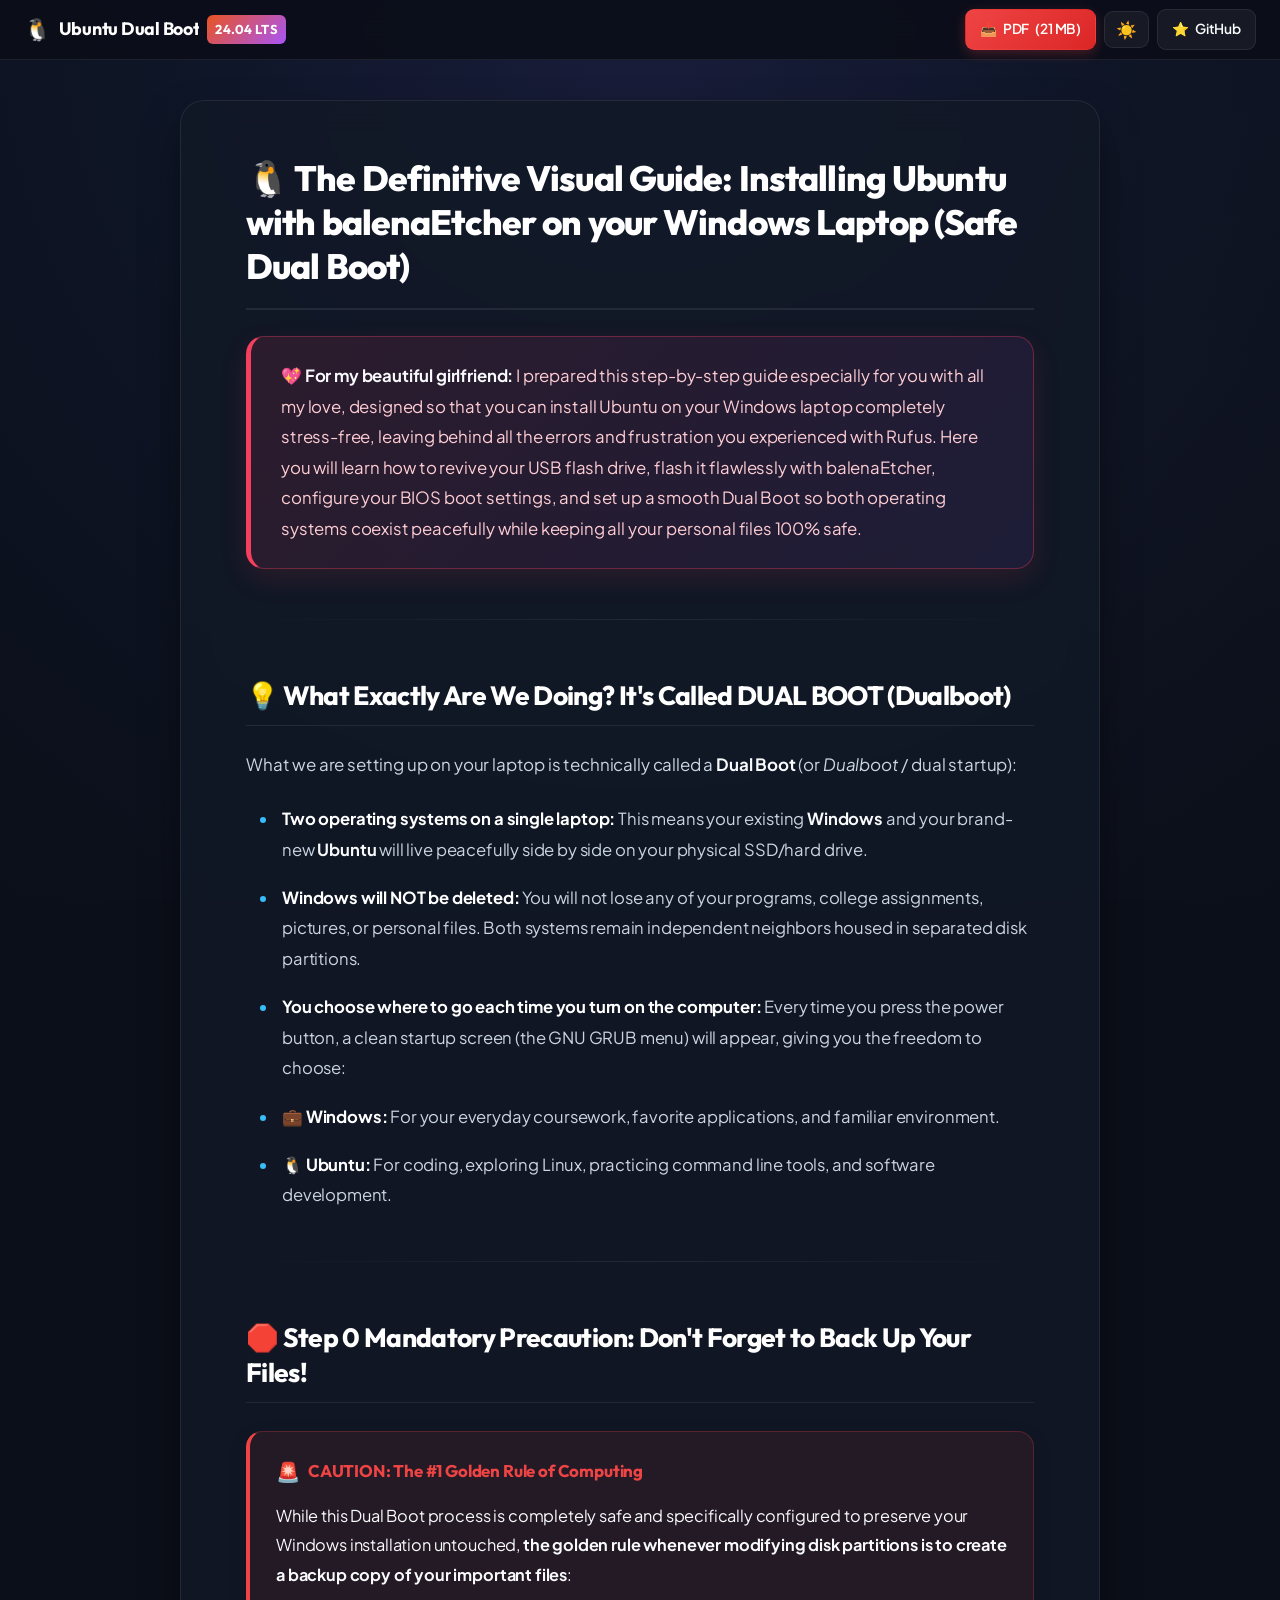
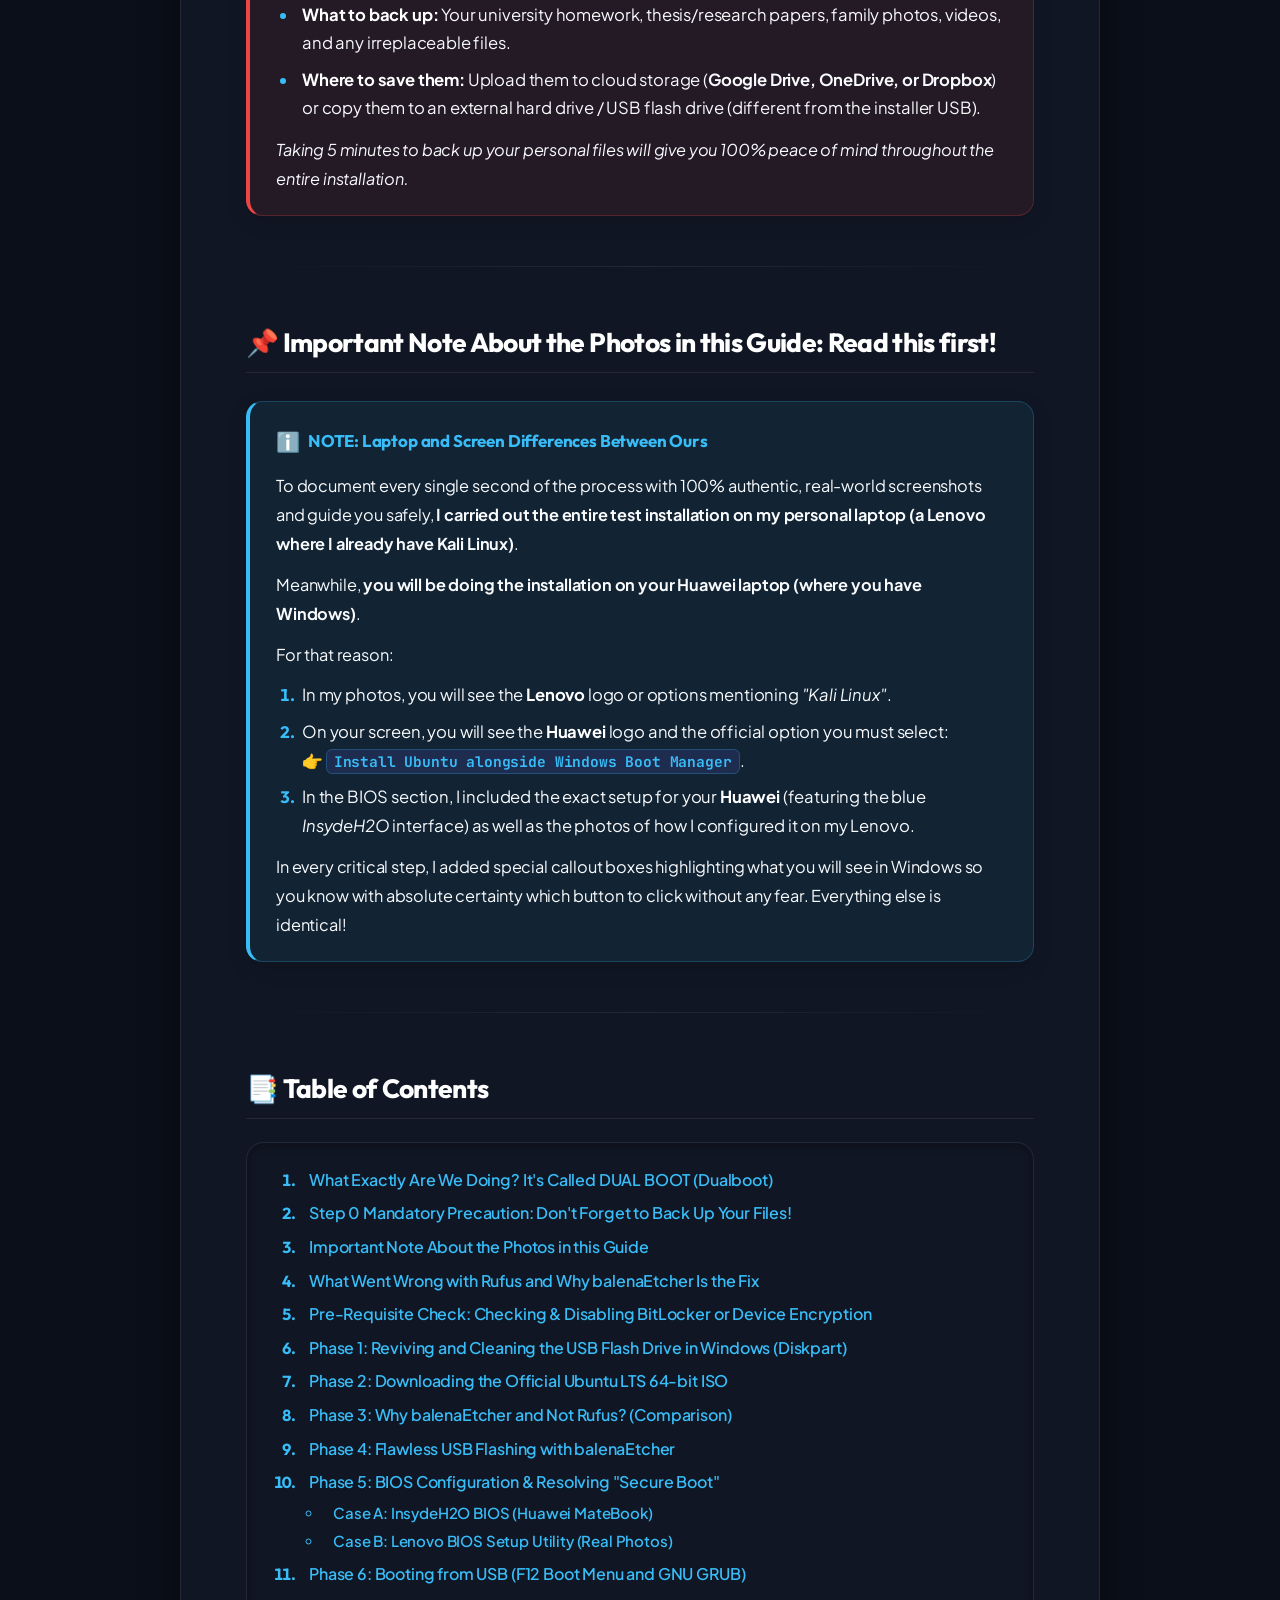
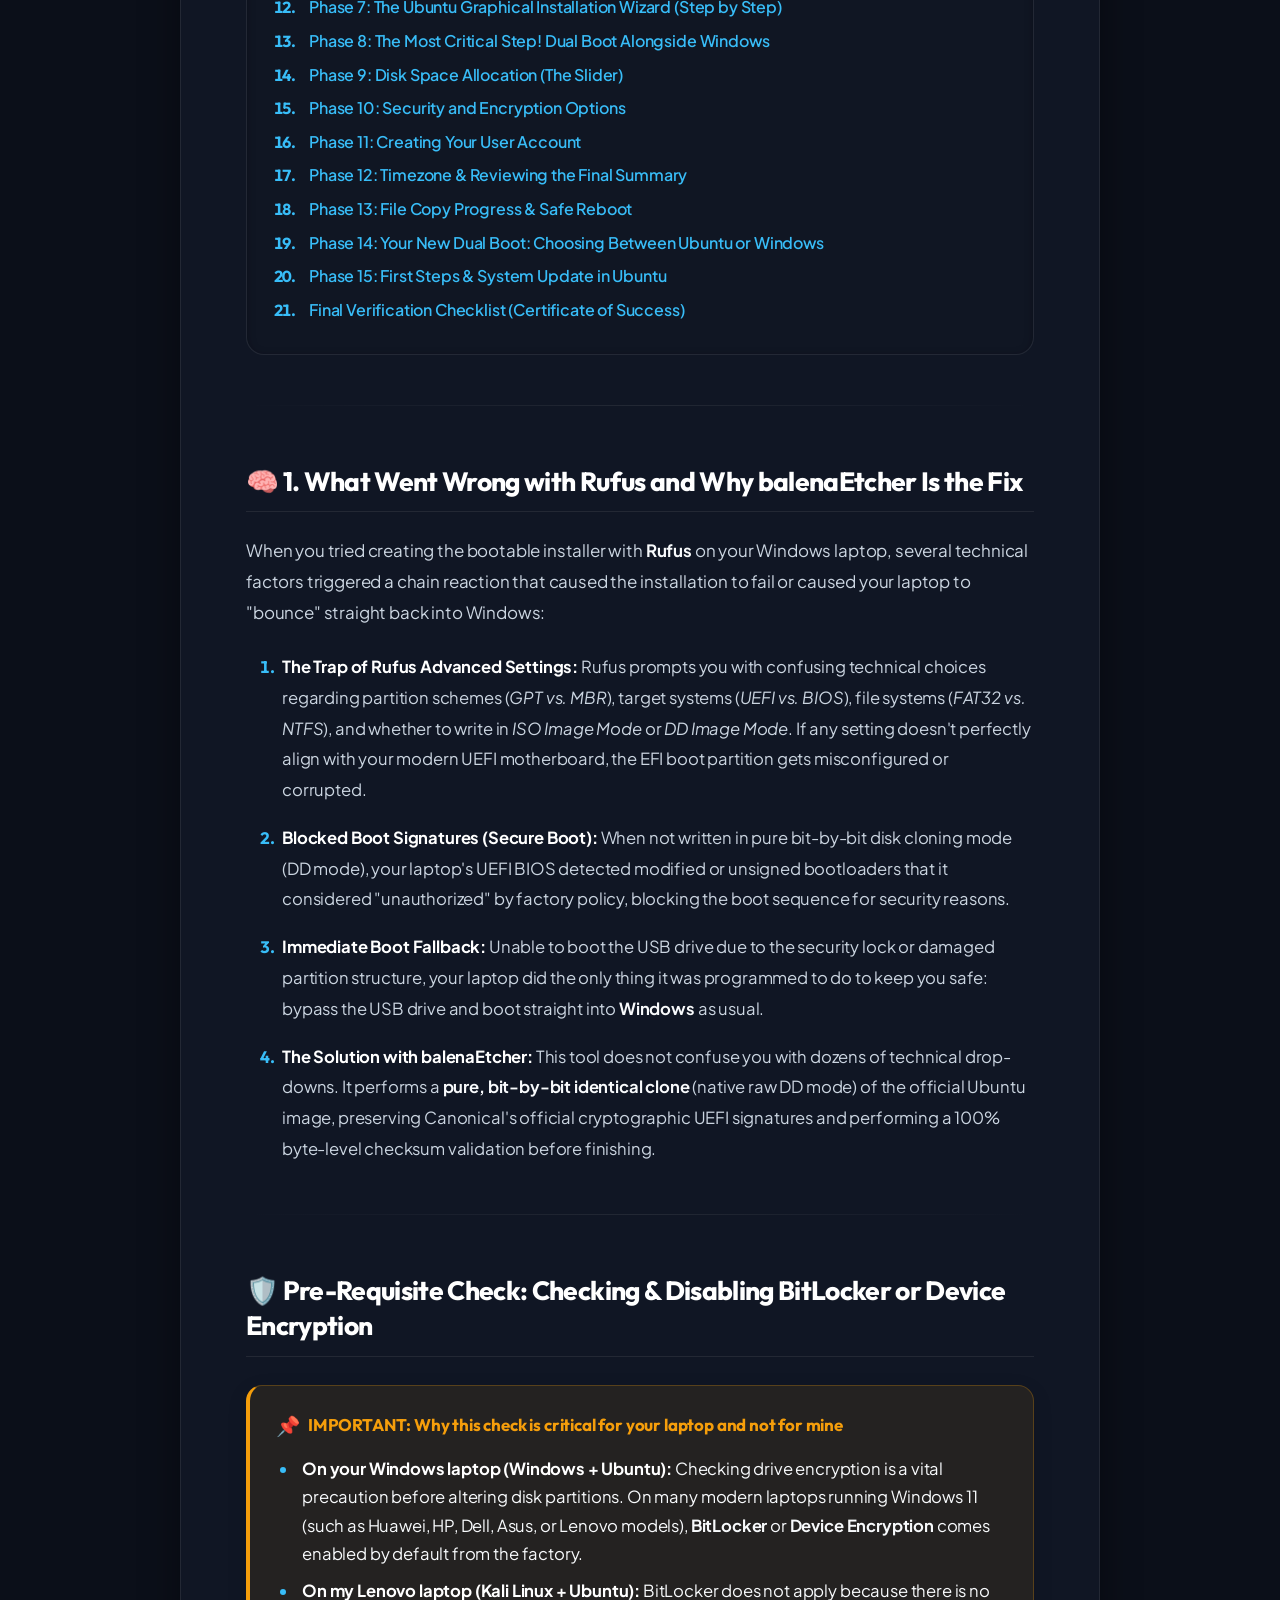
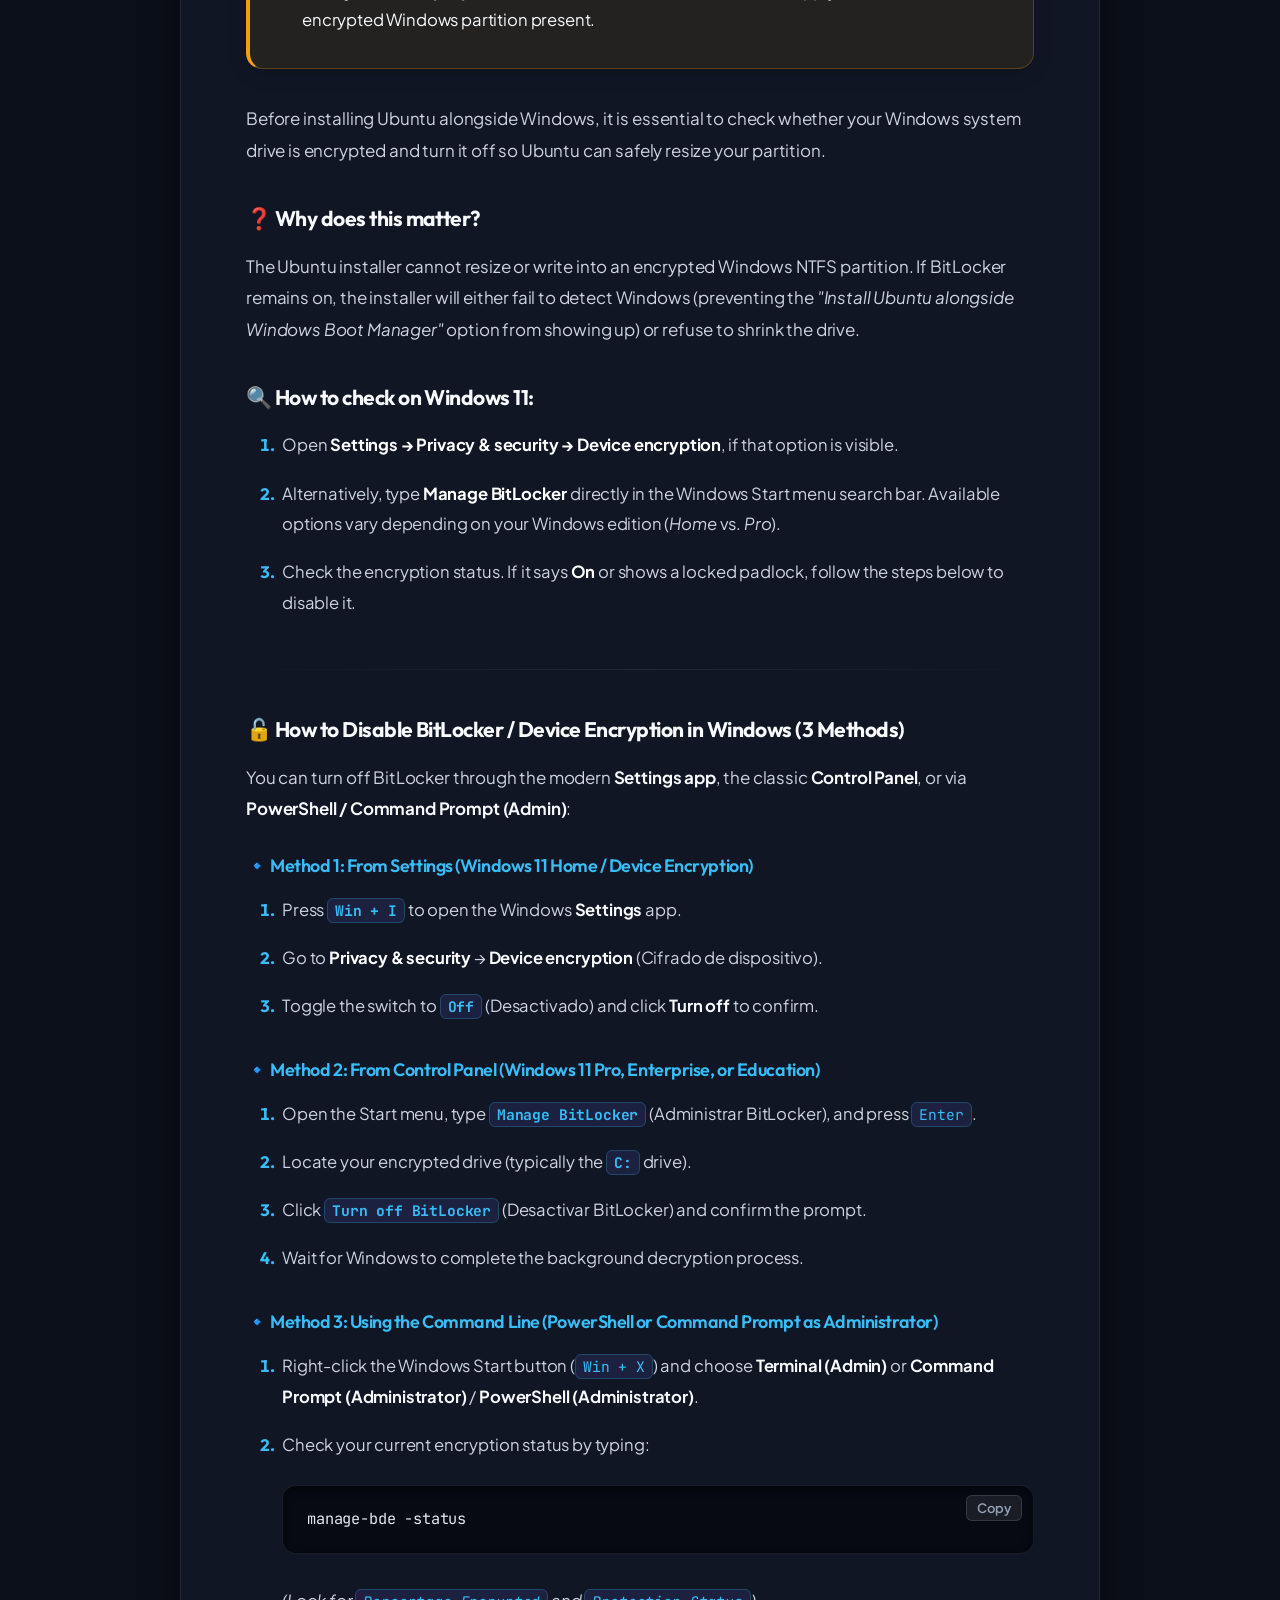
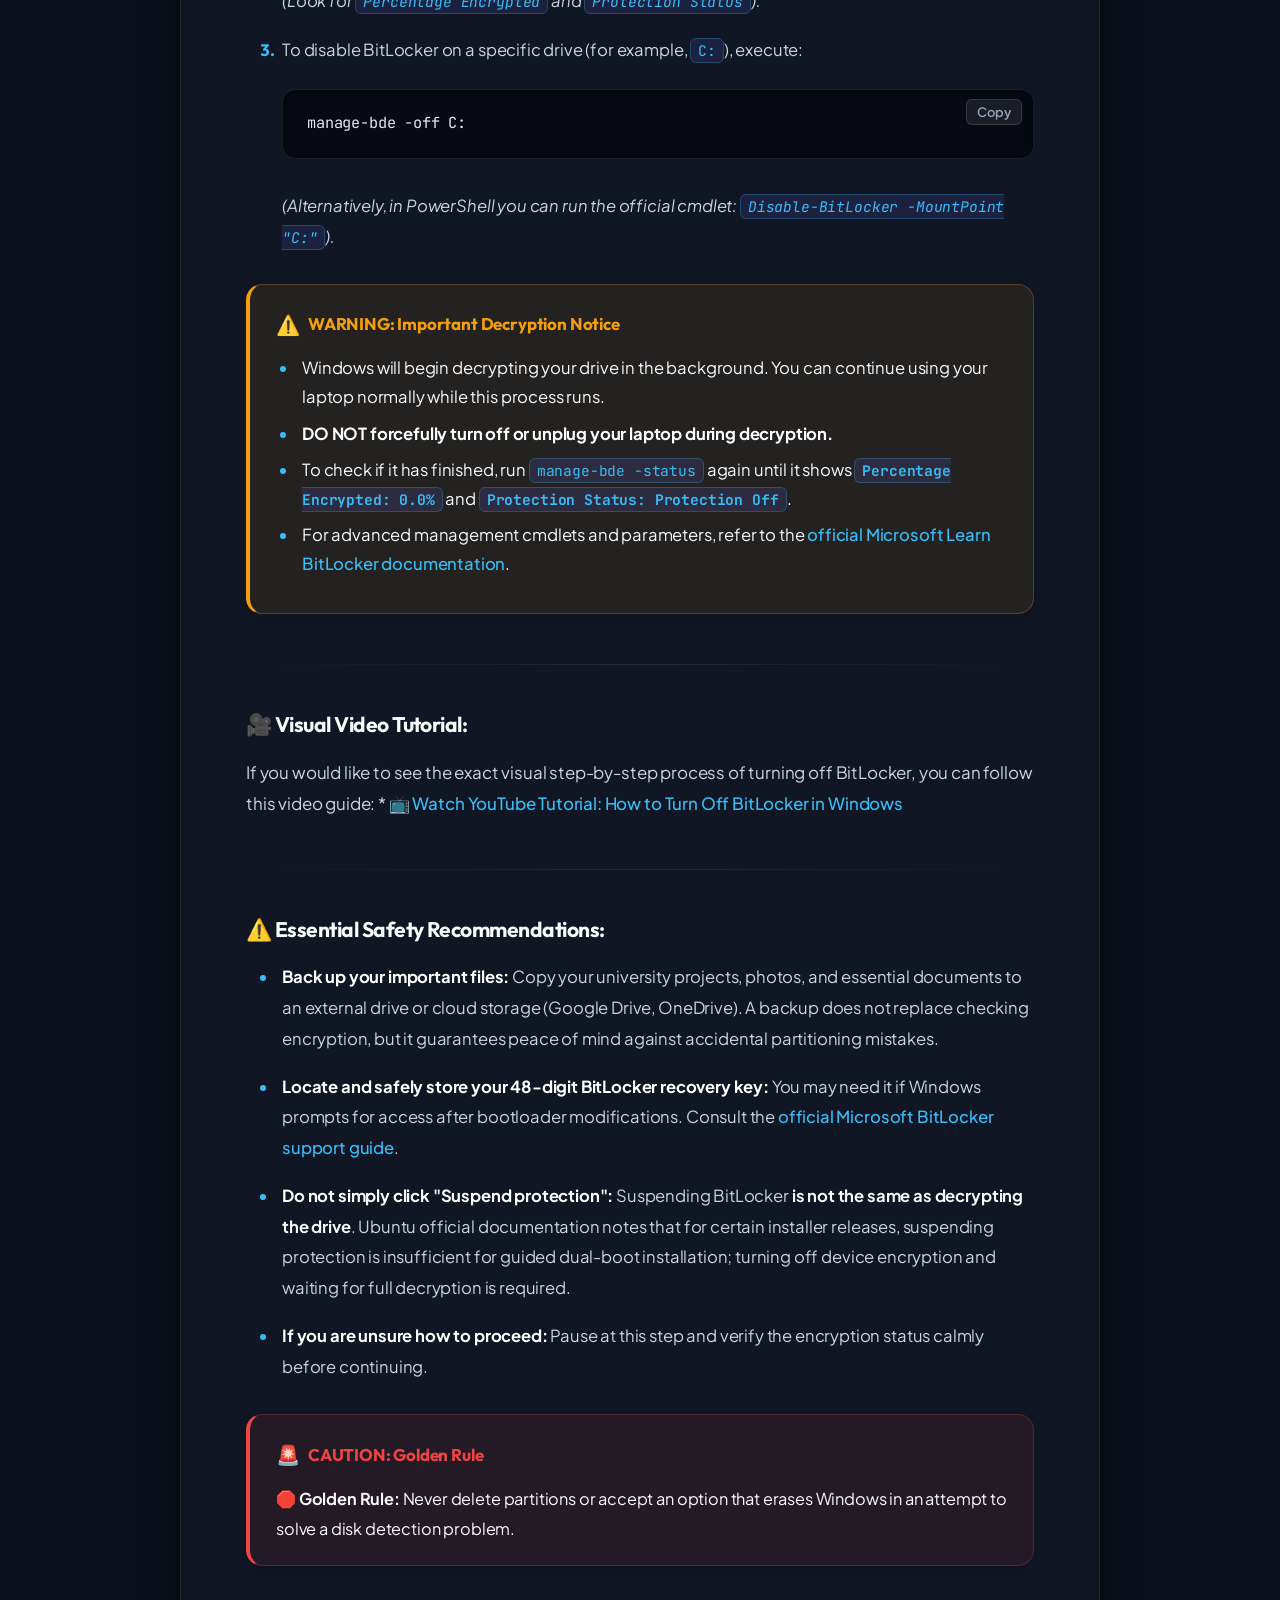
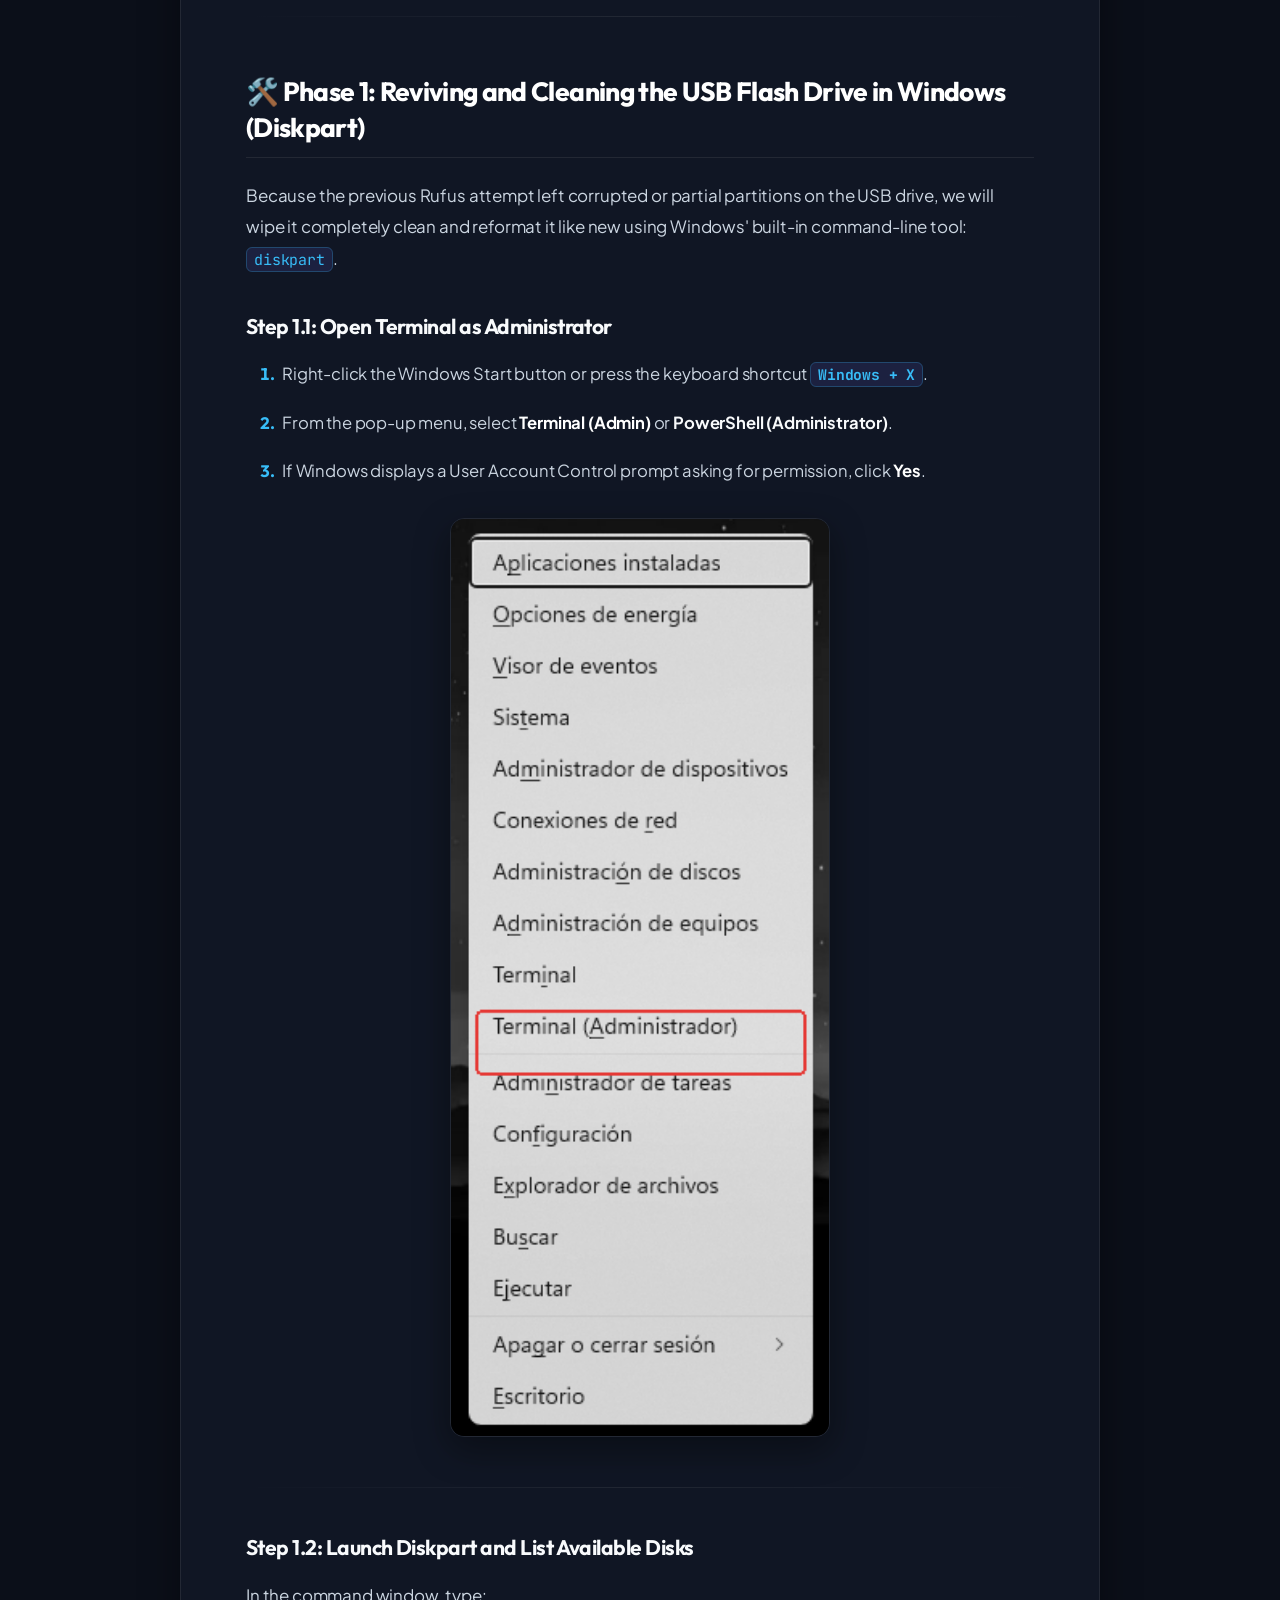
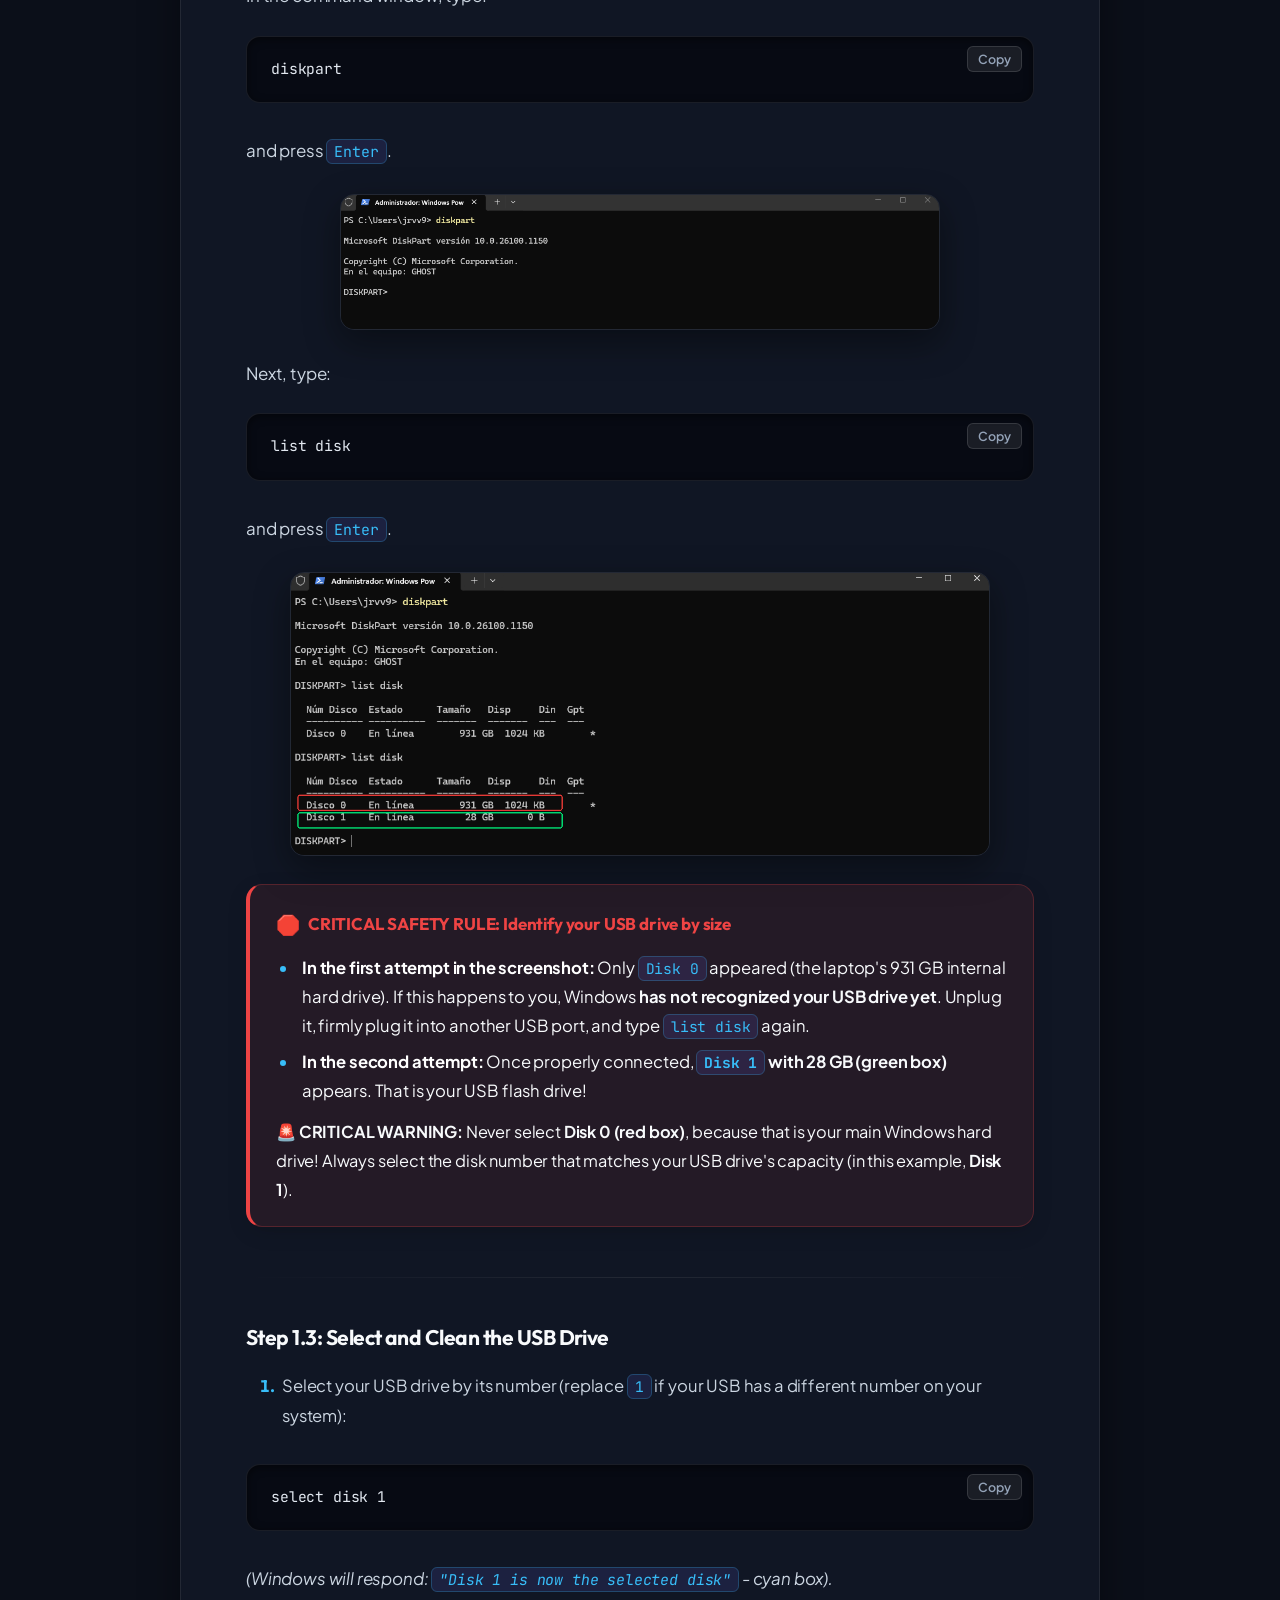
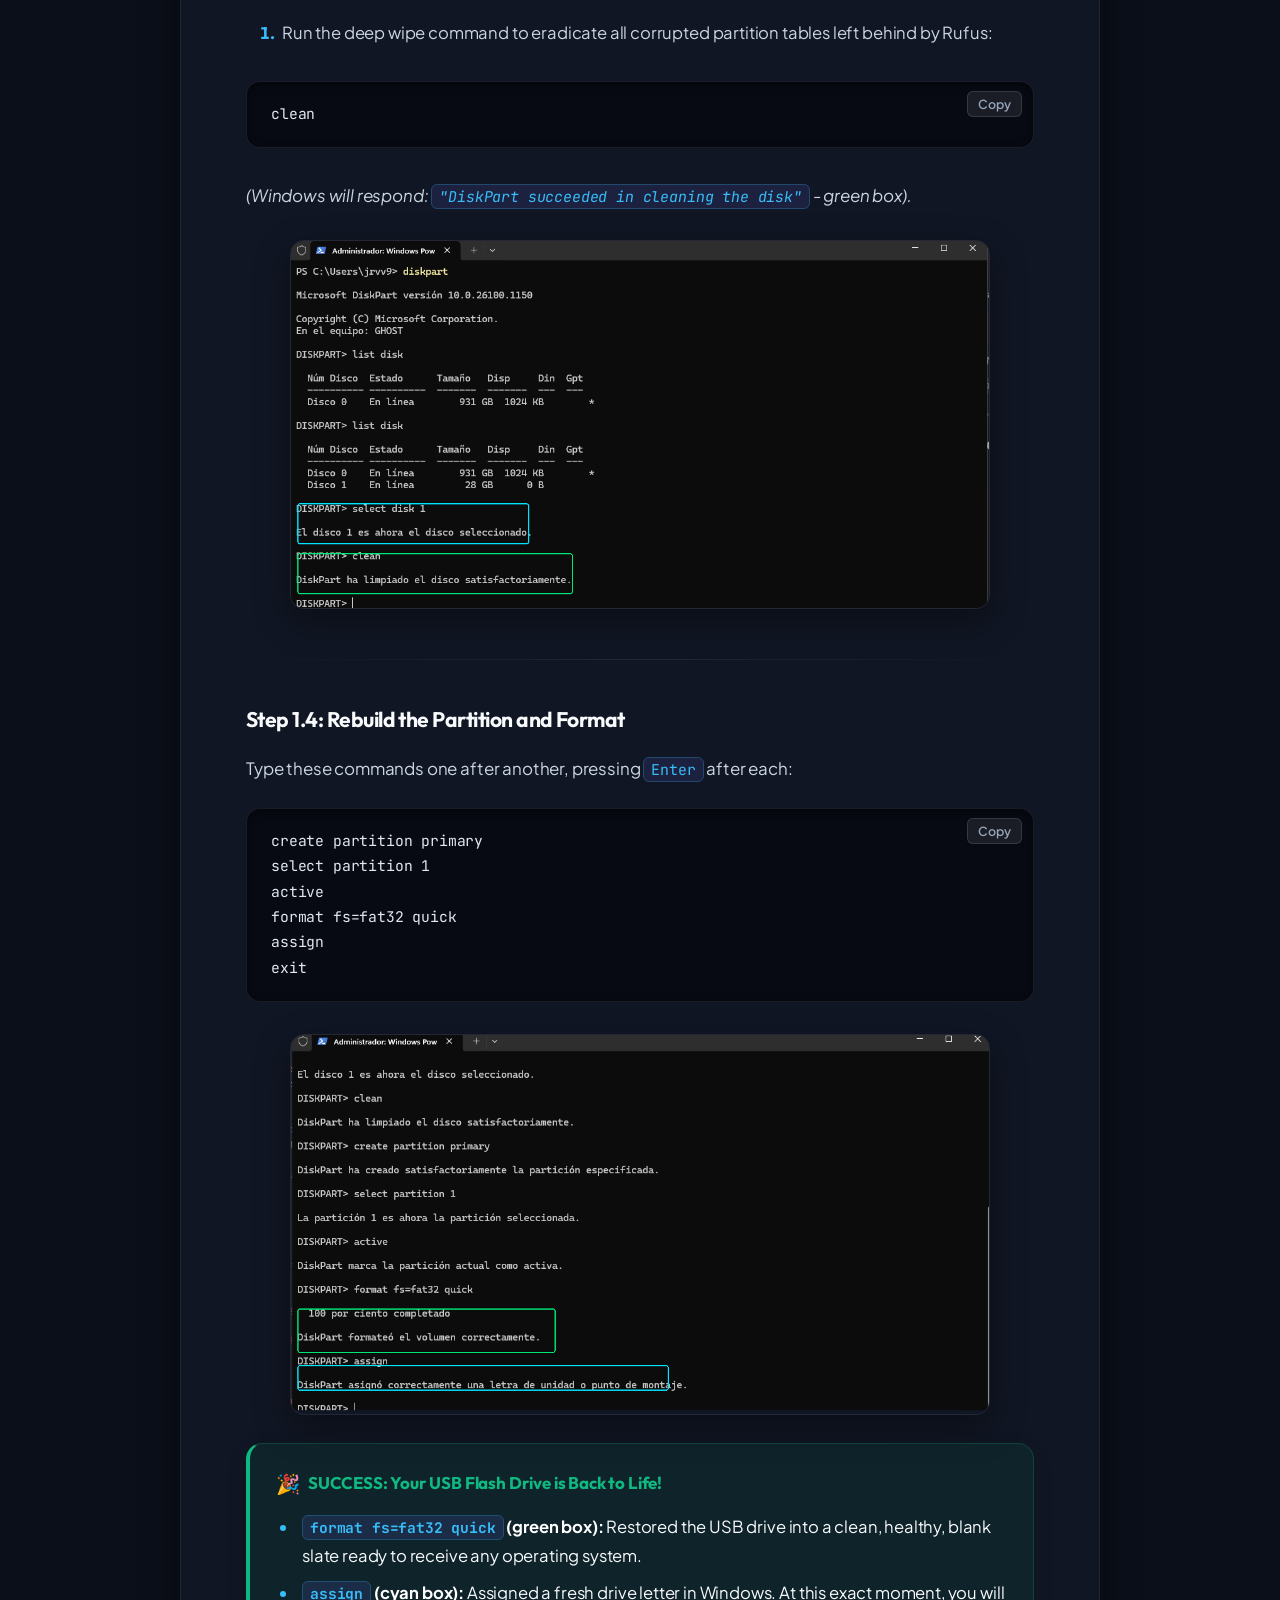
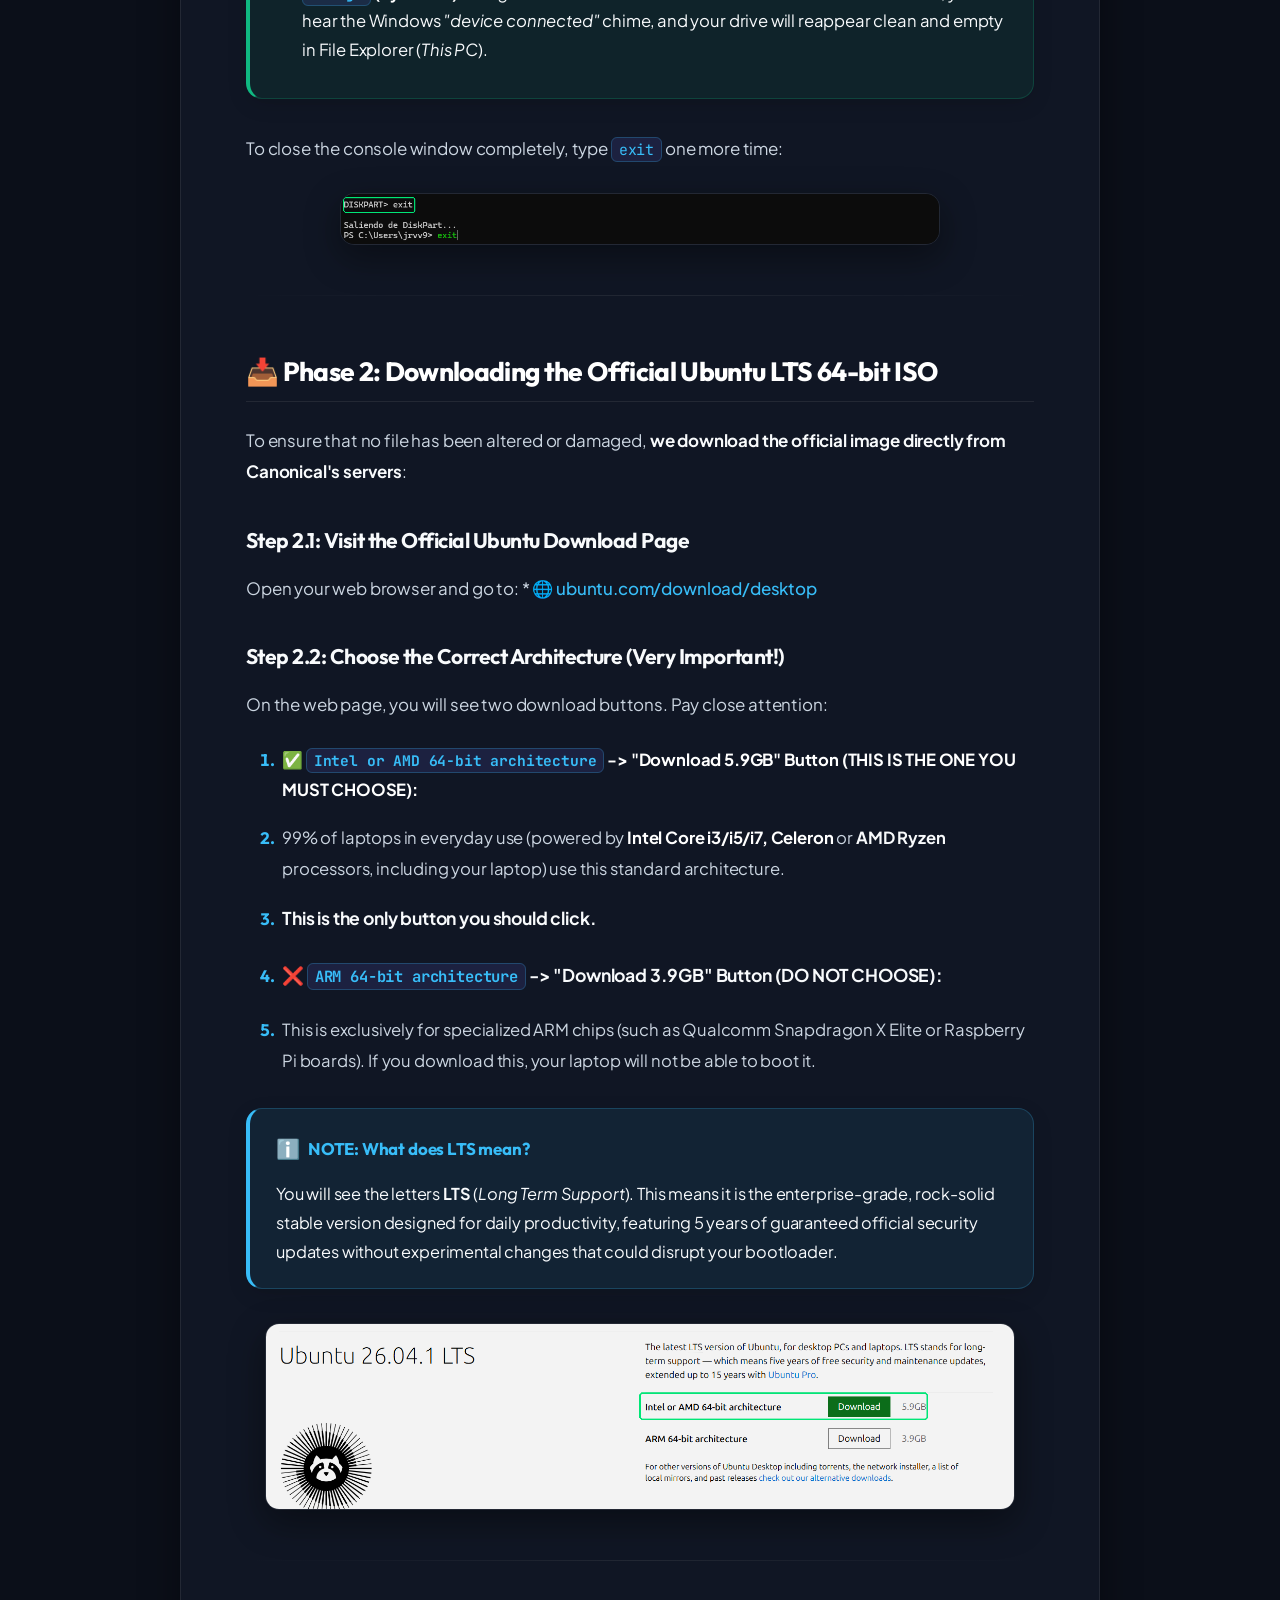
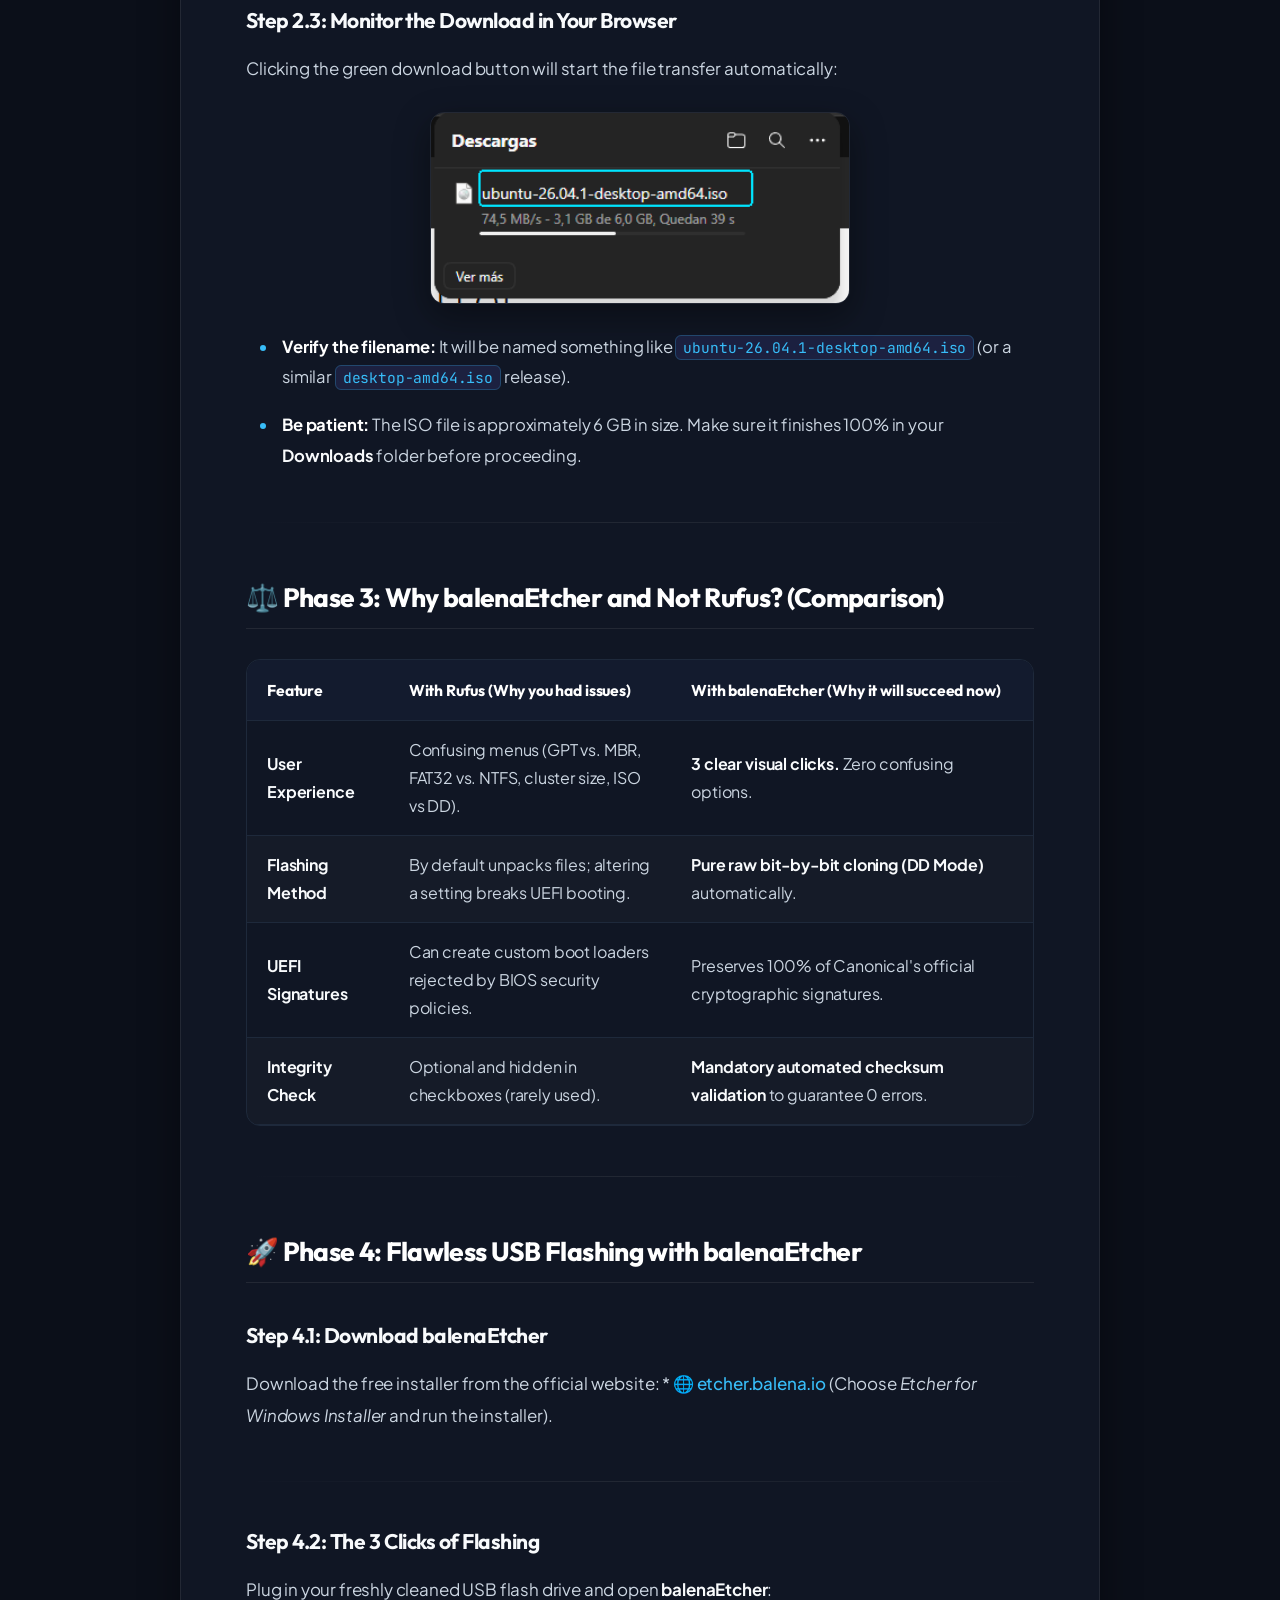
<file: index.html>
<!DOCTYPE html>
<html lang="en" data-theme="dark">
<head>
<meta charset="UTF-8">
<meta name="viewport" content="width=device-width, initial-scale=1.0">
<title>Ubuntu Dual Boot Visual Guide - For 钱奕彤</title>
<meta name="description" content="Step-by-step visual installation guide for Ubuntu 24.04 LTS Dual Boot alongside Windows for 钱奕彤.">
<!-- Open Graph / WhatsApp / WeChat / Facebook -->
<meta property="og:type" content="website">
<meta property="og:url" content="https://minilux0.github.io/ubuntu-dualboot-guide/index.html">
<meta property="og:title" content="Ubuntu Dual Boot Visual Guide - For 钱奕彤">
<meta property="og:description" content="Step-by-step visual installation guide for Ubuntu 24.04 LTS Dual Boot alongside Windows for 钱奕彤.">
<meta property="og:site_name" content="Ubuntu Dual Boot Guide">
<meta property="og:image" content="https://minilux0.github.io/ubuntu-dualboot-guide/images/30_instalador_junto_windows.jpg">
<!-- Twitter Card -->
<meta name="twitter:card" content="summary_large_image">
<meta name="twitter:title" content="Ubuntu Dual Boot Visual Guide - For 钱奕彤">
<meta name="twitter:description" content="Step-by-step visual installation guide for Ubuntu 24.04 LTS Dual Boot alongside Windows for 钱奕彤.">
<meta name="twitter:image" content="https://minilux0.github.io/ubuntu-dualboot-guide/images/30_instalador_junto_windows.jpg">
<link rel="icon" href="data:image/svg+xml,<svg xmlns=%22http://www.w3.org/2000/svg%22 viewBox=%220 0 100 100%22><text y=%22.9em%22 font-size=%2290%22>🐧</text></svg>">

  <link rel="stylesheet" href="css/style.css">
  <script src="js/script.js" defer></script>

</head>
<body>

        <div id="progress-bar"></div>
        <header class="navbar">
          <a href="index.html" class="nav-brand">
            <span class="nav-logo">🐧</span>
            <span class="nav-title">Ubuntu Dual Boot</span>
            <span class="brand-badge">24.04 LTS</span>
          </a>
          <div class="nav-actions">
            <a href="ubuntu_dualboot_guide.pdf" download class="btn btn-pdf" title="Download PDF Guide (21 MB)">
              <span class="btn-icon">📥</span>
              <span class="btn-label">PDF</span>
              <span class="pdf-size"> (21 MB)</span>
            </a>
            <button id="theme-toggle-btn" class="btn btn-theme" onclick="toggleTheme()" title="Toggle Dark/Light Mode">☀️</button>
            <a href="https://github.com/MiniLux0/ubuntu-dualboot-guide" target="_blank" rel="noopener" class="btn btn-outline" title="GitHub Repository">
              <span class="btn-icon">⭐</span>
              <span class="git-text">GitHub</span>
            </a>
          </div>
        </header>
        
<div class="container">
  <main class="guide-card">
    <h1 id="the-definitive-visual-guide-installing-ubuntu-with-balenaetcher-on-your-windows-laptop-safe-dual-boot">🐧 The Definitive Visual Guide: Installing Ubuntu with balenaEtcher on your Windows Laptop (Safe Dual Boot)</h1>
<div class="love-card"><p>💖 <strong>For my beautiful girlfriend:</strong> I prepared this step-by-step guide especially for you with all my love, designed so that you can install Ubuntu on your Windows laptop completely stress-free, leaving behind all the errors and frustration you experienced with Rufus. Here you will learn how to revive your USB flash drive, flash it flawlessly with balenaEtcher, configure your BIOS boot settings, and set up a smooth Dual Boot so both operating systems coexist peacefully while keeping all your personal files 100% safe.</p></div>

<hr />
<h2 id="what-exactly-are-we-doing-its-called-dual-boot-dualboot">💡 What Exactly Are We Doing? It's Called DUAL BOOT (Dualboot)</h2>
<p>What we are setting up on your laptop is technically called a <strong>Dual Boot</strong> (or <em>Dualboot</em> / dual startup):</p>
<ul>
<li><strong>Two operating systems on a single laptop:</strong> This means your existing <strong>Windows</strong> and your brand-new <strong>Ubuntu</strong> will live peacefully side by side on your physical SSD/hard drive.</li>
<li><strong>Windows will NOT be deleted:</strong> You will not lose any of your programs, college assignments, pictures, or personal files. Both systems remain independent neighbors housed in separated disk partitions.</li>
<li><strong>You choose where to go each time you turn on the computer:</strong> Every time you press the power button, a clean startup screen (the GNU GRUB menu) will appear, giving you the freedom to choose:</li>
<li>💼 <strong>Windows:</strong> For your everyday coursework, favorite applications, and familiar environment.</li>
<li>🐧 <strong>Ubuntu:</strong> For coding, exploring Linux, practicing command line tools, and software development.</li>
</ul>
<hr />
<h2 id="step-0-mandatory-precaution-dont-forget-to-back-up-your-files">🛑 Step 0 Mandatory Precaution: Don't Forget to Back Up Your Files!</h2>
<div class="callout callout-caution">
  <div class="callout-header">
    <span class="callout-icon">🚨</span>
    <span class="callout-title">CAUTION: The #1 Golden Rule of Computing</span>
  </div>
  <p>While this Dual Boot process is completely safe and specifically configured to preserve your Windows installation untouched, <strong>the golden rule whenever modifying disk partitions is to create a backup copy of your important files</strong>:</p>
  <ul>
    <li><strong>What to back up:</strong> Your university homework, thesis/research papers, family photos, videos, and any irreplaceable files.</li>
    <li><strong>Where to save them:</strong> Upload them to cloud storage (<strong>Google Drive, OneDrive, or Dropbox</strong>) or copy them to an external hard drive / USB flash drive (different from the installer USB).</li>
  </ul>
  <p><em>Taking 5 minutes to back up your personal files will give you 100% peace of mind throughout the entire installation.</em></p>
</div>
<hr />
<h2 id="important-note-about-the-photos-in-this-guide-read-this-first">📌 Important Note About the Photos in this Guide: Read this first!</h2>
<div class="callout callout-note">
  <div class="callout-header">
    <span class="callout-icon">ℹ️</span>
    <span class="callout-title">NOTE: Laptop and Screen Differences Between Ours</span>
  </div>
  <p>To document every single second of the process with 100% authentic, real-world screenshots and guide you safely, <strong>I carried out the entire test installation on my personal laptop (a Lenovo where I already have Kali Linux)</strong>.</p>
  <p>Meanwhile, <strong>you will be doing the installation on your Huawei laptop (where you have Windows)</strong>.</p>
  <p>For that reason:</p>
  <ol>
    <li>In my photos, you will see the <strong>Lenovo</strong> logo or options mentioning <em>"Kali Linux"</em>.</li>
    <li>On your screen, you will see the <strong>Huawei</strong> logo and the official option you must select:<br />
       👉 <strong><code>Install Ubuntu alongside Windows Boot Manager</code></strong>.</li>
    <li>In the BIOS section, I included the exact setup for your <strong>Huawei</strong> (featuring the blue <em>InsydeH2O</em> interface) as well as the photos of how I configured it on my Lenovo.</li>
  </ol>
  <p>In every critical step, I added special callout boxes highlighting what you will see in Windows so you know with absolute certainty which button to click without any fear. Everything else is identical!</p>
</div>
<hr />
<h2 id="table-of-contents">📑 Table of Contents</h2>
<nav class="toc-container" aria-label="Table of contents">
  <ol class="toc-list">
    <li><a href="#what-exactly-are-we-doing-its-called-dual-boot-dualboot">What Exactly Are We Doing? It's Called DUAL BOOT (Dualboot)</a></li>
    <li><a href="#step-0-mandatory-precaution-dont-forget-to-back-up-your-files">Step 0 Mandatory Precaution: Don't Forget to Back Up Your Files!</a></li>
    <li><a href="#important-note-about-the-photos-in-this-guide-read-this-first">Important Note About the Photos in this Guide</a></li>
    <li><a href="#1-what-went-wrong-with-rufus-and-why-balenaetcher-is-the-fix">What Went Wrong with Rufus and Why balenaEtcher Is the Fix</a></li>
    <li><a href="#pre-requisite-check-checking-disabling-bitlocker-or-device-encryption">Pre-Requisite Check: Checking &amp; Disabling BitLocker or Device Encryption</a></li>
    <li><a href="#phase-1-reviving-and-cleaning-the-usb-flash-drive-in-windows-diskpart">Phase 1: Reviving and Cleaning the USB Flash Drive in Windows (Diskpart)</a></li>
    <li><a href="#phase-2-downloading-the-official-ubuntu-lts-64-bit-iso">Phase 2: Downloading the Official Ubuntu LTS 64-bit ISO</a></li>
    <li><a href="#phase-3-why-balenaetcher-and-not-rufus-comparison">Phase 3: Why balenaEtcher and Not Rufus? (Comparison)</a></li>
    <li><a href="#phase-4-flawless-usb-flashing-with-balenaetcher">Phase 4: Flawless USB Flashing with balenaEtcher</a></li>
    <li><a href="#phase-5-bios-configuration-resolving-secure-boot">Phase 5: BIOS Configuration &amp; Resolving "Secure Boot"</a>
      <ul>
        <li><a href="#case-a-insydeh2o-bios-insydeh2o-setup-utility-youtube-reference-example-for-huawei-matebook">Case A: InsydeH2O BIOS (Huawei MateBook)</a></li>
        <li><a href="#case-b-lenovo-bios-lenovo-setup-utility-real-photos-from-my-laptop">Case B: Lenovo BIOS Setup Utility (Real Photos)</a></li>
      </ul>
    </li>
    <li><a href="#phase-6-booting-from-usb-f12-boot-menu-and-gnu-grub">Phase 6: Booting from USB (F12 Boot Menu and GNU GRUB)</a></li>
    <li><a href="#phase-7-the-ubuntu-graphical-installation-wizard-step-by-step">Phase 7: The Ubuntu Graphical Installation Wizard (Step by Step)</a></li>
    <li><a href="#phase-8-the-most-critical-step-dual-boot-alongside-windows">Phase 8: The Most Critical Step! Dual Boot Alongside Windows</a></li>
    <li><a href="#phase-9-disk-space-allocation-the-slider">Phase 9: Disk Space Allocation (The Slider)</a></li>
    <li><a href="#phase-10-security-and-encryption-options">Phase 10: Security and Encryption Options</a></li>
    <li><a href="#phase-11-creating-your-user-account">Phase 11: Creating Your User Account</a></li>
    <li><a href="#phase-12-timezone-reviewing-the-final-summary">Phase 12: Timezone &amp; Reviewing the Final Summary</a></li>
    <li><a href="#phase-13-file-copy-progress-safe-reboot">Phase 13: File Copy Progress &amp; Safe Reboot</a></li>
    <li><a href="#phase-14-your-new-dual-boot-choosing-between-ubuntu-or-windows">Phase 14: Your New Dual Boot: Choosing Between Ubuntu or Windows</a></li>
    <li><a href="#phase-15-first-steps-system-update-in-ubuntu">Phase 15: First Steps &amp; System Update in Ubuntu</a></li>
    <li><a href="#final-verification-checklist-certificate-of-success">Final Verification Checklist (Certificate of Success)</a></li>
  </ol>
</nav>
<hr />
<h2 id="1-what-went-wrong-with-rufus-and-why-balenaetcher-is-the-fix">🧠 1. What Went Wrong with Rufus and Why balenaEtcher Is the Fix</h2>
<p>When you tried creating the bootable installer with <strong>Rufus</strong> on your Windows laptop, several technical factors triggered a chain reaction that caused the installation to fail or caused your laptop to "bounce" straight back into Windows:</p>
<ol>
<li><strong>The Trap of Rufus Advanced Settings:</strong> Rufus prompts you with confusing technical choices regarding partition schemes (<em>GPT vs. MBR</em>), target systems (<em>UEFI vs. BIOS</em>), file systems (<em>FAT32 vs. NTFS</em>), and whether to write in <em>ISO Image Mode</em> or <em>DD Image Mode</em>. If any setting doesn't perfectly align with your modern UEFI motherboard, the EFI boot partition gets misconfigured or corrupted.</li>
<li><strong>Blocked Boot Signatures (Secure Boot):</strong> When not written in pure bit-by-bit disk cloning mode (DD mode), your laptop's UEFI BIOS detected modified or unsigned bootloaders that it considered "unauthorized" by factory policy, blocking the boot sequence for security reasons.</li>
<li><strong>Immediate Boot Fallback:</strong> Unable to boot the USB drive due to the security lock or damaged partition structure, your laptop did the only thing it was programmed to do to keep you safe: bypass the USB drive and boot straight into <strong>Windows</strong> as usual.</li>
<li><strong>The Solution with balenaEtcher:</strong> This tool does not confuse you with dozens of technical drop-downs. It performs a <strong>pure, bit-by-bit identical clone</strong> (native raw DD mode) of the official Ubuntu image, preserving Canonical's official cryptographic UEFI signatures and performing a 100% byte-level checksum validation before finishing.</li>
</ol>
<hr />
<h2 id="pre-requisite-check-checking-disabling-bitlocker-or-device-encryption">🛡️ Pre-Requisite Check: Checking &amp; Disabling BitLocker or Device Encryption</h2>
<div class="callout callout-warning">
  <div class="callout-header">
    <span class="callout-icon">📌</span>
    <span class="callout-title">IMPORTANT: Why this check is critical for your laptop and not for mine</span>
  </div>
  <ul>
    <li><strong>On your Windows laptop (Windows + Ubuntu):</strong> Checking drive encryption is a vital precaution before altering disk partitions. On many modern laptops running Windows 11 (such as Huawei, HP, Dell, Asus, or Lenovo models), <strong>BitLocker</strong> or <strong>Device Encryption</strong> comes enabled by default from the factory.</li>
    <li><strong>On my Lenovo laptop (Kali Linux + Ubuntu):</strong> BitLocker does not apply because there is no encrypted Windows partition present.</li>
  </ul>
</div>
<p>Before installing Ubuntu alongside Windows, it is essential to check whether your Windows system drive is encrypted and turn it off so Ubuntu can safely resize your partition.</p>
<h3 id="why-does-this-matter">❓ Why does this matter?</h3>
<p>The Ubuntu installer cannot resize or write into an encrypted Windows NTFS partition. If BitLocker remains on, the installer will either fail to detect Windows (preventing the <em>"Install Ubuntu alongside Windows Boot Manager"</em> option from showing up) or refuse to shrink the drive.</p>
<h3 id="how-to-check-on-windows-11">🔍 How to check on Windows 11:</h3>
<ol>
<li>Open <strong>Settings → Privacy &amp; security → Device encryption</strong>, if that option is visible.</li>
<li>Alternatively, type <strong>Manage BitLocker</strong> directly in the Windows Start menu search bar. Available options vary depending on your Windows edition (<em>Home</em> vs. <em>Pro</em>).</li>
<li>Check the encryption status. If it says <strong>On</strong> or shows a locked padlock, follow the steps below to disable it.</li>
</ol>
<hr />
<h3 id="how-to-disable-bitlocker-device-encryption-in-windows-3-methods">🔓 How to Disable BitLocker / Device Encryption in Windows (3 Methods)</h3>
<p>You can turn off BitLocker through the modern <strong>Settings app</strong>, the classic <strong>Control Panel</strong>, or via <strong>PowerShell / Command Prompt (Admin)</strong>:</p>
<h4 id="method-1-from-settings-windows-11-home-device-encryption">🔹 Method 1: From Settings (Windows 11 Home / Device Encryption)</h4>
<ol>
<li>Press <strong><code>Win + I</code></strong> to open the Windows <strong>Settings</strong> app.</li>
<li>Go to <strong>Privacy &amp; security</strong> → <strong>Device encryption</strong> (Cifrado de dispositivo).</li>
<li>Toggle the switch to <strong><code>Off</code></strong> (Desactivado) and click <strong>Turn off</strong> to confirm.</li>
</ol>
<h4 id="method-2-from-control-panel-windows-11-pro-enterprise-or-education">🔹 Method 2: From Control Panel (Windows 11 Pro, Enterprise, or Education)</h4>
<ol>
<li>Open the Start menu, type <strong><code>Manage BitLocker</code></strong> (Administrar BitLocker), and press <code>Enter</code>.</li>
<li>Locate your encrypted drive (typically the <strong><code>C:</code></strong> drive).</li>
<li>Click <strong><code>Turn off BitLocker</code></strong> (Desactivar BitLocker) and confirm the prompt.</li>
<li>Wait for Windows to complete the background decryption process.</li>
</ol>
<h4 id="method-3-using-the-command-line-powershell-or-command-prompt-as-administrator">🔹 Method 3: Using the Command Line (PowerShell or Command Prompt as Administrator)</h4>
<ol>
<li>Right-click the Windows Start button (<code>Win + X</code>) and choose <strong>Terminal (Admin)</strong> or <strong>Command Prompt (Administrator)</strong> / <strong>PowerShell (Administrator)</strong>.</li>
<li>Check your current encryption status by typing:
<pre><code class="language-cmd">manage-bde -status</code></pre>
<em>(Look for <code>Percentage Encrypted</code> and <code>Protection Status</code>).</em></li>
<li>To disable BitLocker on a specific drive (for example, <code>C:</code>), execute:
<pre><code class="language-cmd">manage-bde -off C:</code></pre>
<em>(Alternatively, in PowerShell you can run the official cmdlet: <code>Disable-BitLocker -MountPoint "C:"</code>).</em></li>
</ol>
<div class="callout callout-warning">
  <div class="callout-header">
    <span class="callout-icon">⚠️</span>
    <span class="callout-title">WARNING: Important Decryption Notice</span>
  </div>
  <ul>
    <li>Windows will begin decrypting your drive in the background. You can continue using your laptop normally while this process runs.</li>
    <li><strong>DO NOT forcefully turn off or unplug your laptop during decryption.</strong></li>
    <li>To check if it has finished, run <code>manage-bde -status</code> again until it shows <strong><code>Percentage Encrypted: 0.0%</code></strong> and <strong><code>Protection Status: Protection Off</code></strong>.</li>
    <li>For advanced management cmdlets and parameters, refer to the <a href="https://learn.microsoft.com/en-us/windows/security/operating-system-security/data-protection/bitlocker/" target="_blank" rel="noopener">official Microsoft Learn BitLocker documentation</a>.</li>
  </ul>
</div>
<hr />
<h3 id="visual-video-tutorial">🎥 Visual Video Tutorial:</h3>
<p>If you would like to see the exact visual step-by-step process of turning off BitLocker, you can follow this video guide:
* 📺 <strong><a href="https://www.youtube.com/watch?v=aWM9DguYRMw">Watch YouTube Tutorial: How to Turn Off BitLocker in Windows</a></strong></p>
<hr />
<h3 id="essential-safety-recommendations">⚠️ Essential Safety Recommendations:</h3>
<ul>
<li><strong>Back up your important files:</strong> Copy your university projects, photos, and essential documents to an external drive or cloud storage (Google Drive, OneDrive). A backup does not replace checking encryption, but it guarantees peace of mind against accidental partitioning mistakes.</li>
<li><strong>Locate and safely store your 48-digit BitLocker recovery key:</strong> You may need it if Windows prompts for access after bootloader modifications. Consult the <a href="https://support.microsoft.com/en-us/windows/finding-your-bitlocker-recovery-key-in-windows-6b71f327-020b-cc01-a035-109ec7031044">official Microsoft BitLocker support guide</a>.</li>
<li><strong>Do not simply click "Suspend protection":</strong> Suspending BitLocker <strong>is not the same as decrypting the drive</strong>. Ubuntu official documentation notes that for certain installer releases, suspending protection is insufficient for guided dual-boot installation; turning off device encryption and waiting for full decryption is required.</li>
<li><strong>If you are unsure how to proceed:</strong> Pause at this step and verify the encryption status calmly before continuing.</li>
</ul>
<div class="callout callout-caution">
  <div class="callout-header">
    <span class="callout-icon">🚨</span>
    <span class="callout-title">CAUTION: Golden Rule</span>
  </div>
  <p><strong>🛑 Golden Rule:</strong> Never delete partitions or accept an option that erases Windows in an attempt to solve a disk detection problem.</p>
</div>
<hr />
<h2 id="phase-1-reviving-and-cleaning-the-usb-flash-drive-in-windows-diskpart">🛠️ Phase 1: Reviving and Cleaning the USB Flash Drive in Windows (Diskpart)</h2>
<p>Because the previous Rufus attempt left corrupted or partial partitions on the USB drive, we will wipe it completely clean and reformat it like new using Windows' built-in command-line tool: <code>diskpart</code>.</p>
<h3 id="step-11-open-terminal-as-administrator">Step 1.1: Open Terminal as Administrator</h3>
<ol>
<li>Right-click the Windows Start button or press the keyboard shortcut <strong><code>Windows + X</code></strong>.</li>
<li>From the pop-up menu, select <strong>Terminal (Admin)</strong> or <strong>PowerShell (Administrator)</strong>.</li>
<li>If Windows displays a User Account Control prompt asking for permission, click <strong>Yes</strong>.</li>
</ol>
<p align="center">
  <img src="./images/01_menu_terminal_admin.png" alt="Windows + X Menu - Terminal (Admin)" width="380"/>
</p>

<hr />
<h3 id="step-12-launch-diskpart-and-list-available-disks">Step 1.2: Launch Diskpart and List Available Disks</h3>
<p>In the command window, type:</p>
<pre><code class="language-cmd">diskpart
</code></pre>
<p>and press <code>Enter</code>.</p>
<p align="center">
  <img src="./images/02_ejecutar_diskpart.png" alt="Execute diskpart in Terminal" width="600"/>
</p>

<p>Next, type:</p>
<pre><code class="language-cmd">list disk
</code></pre>
<p>and press <code>Enter</code>.</p>
<p align="center">
  <img src="./images/03_list_disk.png" alt="Output of list disk showing Disk 0 and Disk 1" width="700"/>
</p>

<div class="callout callout-caution">
  <div class="callout-header">
    <span class="callout-icon">🛑</span>
    <span class="callout-title">CRITICAL SAFETY RULE: Identify your USB drive by size</span>
  </div>
  <ul>
    <li><strong>In the first attempt in the screenshot:</strong> Only <code>Disk 0</code> appeared (the laptop's 931 GB internal hard drive). If this happens to you, Windows <strong>has not recognized your USB drive yet</strong>. Unplug it, firmly plug it into another USB port, and type <code>list disk</code> again.</li>
    <li><strong>In the second attempt:</strong> Once properly connected, <strong><code>Disk 1</code> with 28 GB (green box)</strong> appears. That is your USB flash drive!</li>
  </ul>
  <p>🚨 <strong>CRITICAL WARNING:</strong> Never select <strong>Disk 0 (red box)</strong>, because that is your main Windows hard drive! Always select the disk number that matches your USB drive's capacity (in this example, <strong>Disk 1</strong>).</p>
</div>
<hr />
<h3 id="step-13-select-and-clean-the-usb-drive">Step 1.3: Select and Clean the USB Drive</h3>
<ol>
<li>Select your USB drive by its number (replace <code>1</code> if your USB has a different number on your system):</li>
</ol>
<pre><code class="language-cmd">select disk 1
</code></pre>
<p><em>(Windows will respond: <code>"Disk 1 is now the selected disk"</code> - cyan box).</em></p>
<ol>
<li>Run the deep wipe command to eradicate all corrupted partition tables left behind by Rufus:</li>
</ol>
<pre><code class="language-cmd">clean
</code></pre>
<p><em>(Windows will respond: <code>"DiskPart succeeded in cleaning the disk"</code> - green box).</em></p>
<p align="center">
  <img src="./images/04_clean_disk.png" alt="select disk 1 and clean completed" width="700"/>
</p>

<hr />
<h3 id="step-14-rebuild-the-partition-and-format">Step 1.4: Rebuild the Partition and Format</h3>
<p>Type these commands one after another, pressing <code>Enter</code> after each:</p>
<pre><code class="language-cmd">create partition primary
select partition 1
active
format fs=fat32 quick
assign
exit
</code></pre>
<p align="center">
  <img src="./images/05_formatear_y_asignar.png" alt="Partitioning, formatting and assign completed" width="700"/>
</p>

<div class="callout callout-success">
  <div class="callout-header">
    <span class="callout-icon">🎉</span>
    <span class="callout-title">SUCCESS: Your USB Flash Drive is Back to Life!</span>
  </div>
  <ul>
    <li><strong><code>format fs=fat32 quick</code> (green box):</strong> Restored the USB drive into a clean, healthy, blank slate ready to receive any operating system.</li>
    <li><strong><code>assign</code> (cyan box):</strong> Assigned a fresh drive letter in Windows. At this exact moment, you will hear the Windows <em>"device connected"</em> chime, and your drive will reappear clean and empty in File Explorer (<em>This PC</em>).</li>
  </ul>
</div>
<p>To close the console window completely, type <code>exit</code> one more time:</p>
<p align="center">
  <img src="./images/06_salir_diskpart.png" alt="Exit DiskPart with exit command" width="600"/>
</p>

<hr />
<h2 id="phase-2-downloading-the-official-ubuntu-lts-64-bit-iso">📥 Phase 2: Downloading the Official Ubuntu LTS 64-bit ISO</h2>
<p>To ensure that no file has been altered or damaged, <strong>we download the official image directly from Canonical's servers</strong>:</p>
<h3 id="step-21-visit-the-official-ubuntu-download-page">Step 2.1: Visit the Official Ubuntu Download Page</h3>
<p>Open your web browser and go to:
* 🌐 <strong><a href="https://ubuntu.com/download/desktop">ubuntu.com/download/desktop</a></strong></p>
<h3 id="step-22-choose-the-correct-architecture-very-important">Step 2.2: Choose the Correct Architecture (Very Important!)</h3>
<p>On the web page, you will see two download buttons. Pay close attention:</p>
<ol>
<li><strong>✅ <code>Intel or AMD 64-bit architecture</code> -&gt; "Download 5.9GB" Button (THIS IS THE ONE YOU MUST CHOOSE):</strong></li>
<li>99% of laptops in everyday use (powered by <strong>Intel Core i3/i5/i7, Celeron</strong> or <strong>AMD Ryzen</strong> processors, including your laptop) use this standard architecture.</li>
<li>
<p><strong>This is the only button you should click.</strong></p>
</li>
<li>
<p><strong>❌ <code>ARM 64-bit architecture</code> -&gt; "Download 3.9GB" Button (DO NOT CHOOSE):</strong></p>
</li>
<li>This is exclusively for specialized ARM chips (such as Qualcomm Snapdragon X Elite or Raspberry Pi boards). If you download this, your laptop will not be able to boot it.</li>
</ol>
<div class="callout callout-note">
  <div class="callout-header">
    <span class="callout-icon">ℹ️</span>
    <span class="callout-title">NOTE: What does LTS mean?</span>
  </div>
  <p>You will see the letters <strong>LTS</strong> (<em>Long Term Support</em>). This means it is the enterprise-grade, rock-solid stable version designed for daily productivity, featuring 5 years of guaranteed official security updates without experimental changes that could disrupt your bootloader.</p>
</div>
<p align="center">
  <img src="./images/08_descarga_web_ubuntu.png" alt="Official Intel or AMD 64-bit 5.9GB download button" width="750"/>
</p>

<hr />
<h3 id="step-23-monitor-the-download-in-your-browser">Step 2.3: Monitor the Download in Your Browser</h3>
<p>Clicking the green download button will start the file transfer automatically:</p>
<p align="center">
  <img src="./images/09_descarga_progreso_iso.png" alt="Download in progress of the official ISO image" width="420"/>
</p>

<ul>
<li><strong>Verify the filename:</strong> It will be named something like <code>ubuntu-26.04.1-desktop-amd64.iso</code> (or a similar <code>desktop-amd64.iso</code> release).</li>
<li><strong>Be patient:</strong> The ISO file is approximately 6 GB in size. Make sure it finishes 100% in your <strong>Downloads</strong> folder before proceeding.</li>
</ul>
<hr />
<h2 id="phase-3-why-balenaetcher-and-not-rufus-comparison">⚖️ Phase 3: Why balenaEtcher and Not Rufus? (Comparison)</h2>
<table>
<thead>
<tr>
<th style="text-align: left;">Feature</th>
<th style="text-align: left;">With Rufus (Why you had issues)</th>
<th style="text-align: left;">With balenaEtcher (Why it will succeed now)</th>
</tr>
</thead>
<tbody>
<tr>
<td style="text-align: left;"><strong>User Experience</strong></td>
<td style="text-align: left;">Confusing menus (GPT vs. MBR, FAT32 vs. NTFS, cluster size, ISO vs DD).</td>
<td style="text-align: left;"><strong>3 clear visual clicks.</strong> Zero confusing options.</td>
</tr>
<tr>
<td style="text-align: left;"><strong>Flashing Method</strong></td>
<td style="text-align: left;">By default unpacks files; altering a setting breaks UEFI booting.</td>
<td style="text-align: left;"><strong>Pure raw bit-by-bit cloning (DD Mode)</strong> automatically.</td>
</tr>
<tr>
<td style="text-align: left;"><strong>UEFI Signatures</strong></td>
<td style="text-align: left;">Can create custom boot loaders rejected by BIOS security policies.</td>
<td style="text-align: left;">Preserves 100% of Canonical's official cryptographic signatures.</td>
</tr>
<tr>
<td style="text-align: left;"><strong>Integrity Check</strong></td>
<td style="text-align: left;">Optional and hidden in checkboxes (rarely used).</td>
<td style="text-align: left;"><strong>Mandatory automated checksum validation</strong> to guarantee 0 errors.</td>
</tr>
</tbody>
</table>
<hr />
<h2 id="phase-4-flawless-usb-flashing-with-balenaetcher">🚀 Phase 4: Flawless USB Flashing with balenaEtcher</h2>
<h3 id="step-41-download-balenaetcher">Step 4.1: Download balenaEtcher</h3>
<p>Download the free installer from the official website:
* 🌐 <strong><a href="https://etcher.balena.io/">etcher.balena.io</a></strong> (Choose <em>Etcher for Windows Installer</em> and run the installer).</p>
<hr />
<h3 id="step-42-the-3-clicks-of-flashing">Step 4.2: The 3 Clicks of Flashing</h3>
<p>Plug in your freshly cleaned USB flash drive and open <strong>balenaEtcher</strong>:</p>
<p align="center">
  <img src="./images/07_balena_interfaz.png" alt="balenaEtcher user interface with 3 steps highlighted" width="700"/>
</p>

<ol>
<li><strong>🟦 Click 1 (<code>Flash from file</code> - cyan box):</strong> Click and browse your <em>Downloads</em> folder to select the Ubuntu <code>.iso</code> file you just downloaded.</li>
<li><strong>🟩 Click 2 (<code>Select target</code> - green box):</strong> Click and select your USB drive (the ~28 to 32 GB drive).</li>
<li>Once both are selected, the interface will look like this:</li>
</ol>
<p align="center">
  <img src="./images/10_balena_listo_para_flash.png" alt="balenaEtcher ready with ISO and USB selected" width="700"/>
</p>

<ol>
<li><strong>🟧 Click 3 (<code>Flash!</code> - glowing blue box):</strong> Click <strong>Flash!</strong> to start writing. If Windows asks for administrator permission, click <strong>Yes</strong>.</li>
</ol>
<hr />
<h3 id="step-43-flashing-and-verification-process">Step 4.3: Flashing and Verification Process</h3>
<p>balenaEtcher will now work automatically in two distinct phases:</p>
<p align="center">
  <img src="./images/11_balena_flasheando.png" alt="balenaEtcher flashing in progress" width="700"/>
</p>

<ul>
<li>First, you will see <strong>Flashing...</strong> (writing the raw Ubuntu image onto your drive).</li>
<li>Next, you will see <strong>Validating...</strong> (verifying every single byte to ensure no corrupted files).</li>
<li>Within a few minutes, you will see the bright green notice: <strong>Flash Complete!</strong>. That's it! You can safely close balenaEtcher.</li>
</ul>
<hr />
<div class="callout callout-warning">
  <div class="callout-header">
    <span class="callout-icon">⚠️</span>
    <span class="callout-title">RED ALERT! The Windows Trap: "You need to format the disk before you can use it"</span>
  </div>
  <p>As soon as balenaEtcher finishes flashing, Windows will detect Linux filesystem partitions that it natively cannot read. Instantly, Windows will pop up this dialog box:</p>
  <div class="callout-media">
    <img src="./images/12_alerta_formatear_windows.png" alt="Windows format disk warning dialog" />
  </div>
  <ul>
    <li><strong>🛑 Why does it say "The disk is write-protected" if you try to format it?</strong><br />
      This is actually a fantastic safeguard! balenaEtcher and Ubuntu intentionally lock the partition in read-only mode <strong>specifically to stop Windows from damaging the installer you just created</strong>.</li>
    <li><strong>✅ What should you do?</strong><br />
      Firmly click <strong><code>Cancel</code> (green box)</strong> or close the window by clicking the <code>X</code>. <strong>NEVER agree to format it</strong>, because doing so would wipe Ubuntu and force you to start all over again.</li>
  </ul>
</div>
<hr />
<h3 id="why-do-two-drives-d-and-e-now-appear-in-this-pc">❓ Why do two drives (<code>D:</code> and <code>E:</code>) now appear in "This PC"?</h3>
<p>If you open File Explorer, you will notice that your single physical USB stick is now displayed as two separate drive letters:</p>
<p align="center">
  <img src="./images/13_dos_unidades_usb.png" alt="Two USB drives created in Windows" width="450"/>
</p>

<ul>
<li><strong>🟦 Drive D: (cyan box - Ubuntu OS installer):</strong> Contains the complete compressed operating system (the desktop environment, utilities, and installation packages).</li>
<li><strong>🟩 Drive E: (green box - EFI Boot Partition):</strong> Contains the digital "UEFI boot key" with Canonical's official cryptographic certificates, enabling your laptop to boot into Linux.</li>
<li>Together, these two partitions make up your perfect bootable drive. You are now ready to configure your BIOS!</li>
</ul>
<hr />
<h2 id="phase-5-bios-configuration-resolving-secure-boot">🛡️ Phase 5: BIOS Configuration &amp; Resolving "Secure Boot"</h2>
<p>To allow your laptop to boot from the USB drive rather than loading Windows directly, we need to enter your computer's BIOS / UEFI settings.</p>
<h3 id="which-key-to-press-to-enter-bios-by-laptop-brand">⌨️ Which Key to Press to Enter BIOS by Laptop Brand?</h3>
<p>With your laptop completely powered off, press the power button and immediately press the corresponding key repeatedly:</p>
<table>
<thead>
<tr>
<th style="text-align: left;">Laptop Brand</th>
<th style="text-align: left;">Key to Enter BIOS</th>
<th style="text-align: left;">Quick Boot Menu Key</th>
</tr>
</thead>
<tbody>
<tr>
<td style="text-align: left;"><strong>Huawei / Honor</strong></td>
<td style="text-align: left;"><code>F2</code> (or <code>Fn + F2</code>)</td>
<td style="text-align: left;"><code>F12</code></td>
</tr>
<tr>
<td style="text-align: left;"><strong>HP</strong></td>
<td style="text-align: left;"><code>F10</code> or <code>Esc</code></td>
<td style="text-align: left;"><code>F9</code></td>
</tr>
<tr>
<td style="text-align: left;"><strong>ASUS</strong></td>
<td style="text-align: left;"><code>F2</code> or <code>Delete</code></td>
<td style="text-align: left;"><code>F8</code> or <code>Esc</code></td>
</tr>
<tr>
<td style="text-align: left;"><strong>Lenovo</strong></td>
<td style="text-align: left;"><code>F2</code> (or <code>Fn + F2</code>)</td>
<td style="text-align: left;"><code>F12</code> (or <code>Fn + F12</code>)</td>
</tr>
<tr>
<td style="text-align: left;"><strong>Dell</strong></td>
<td style="text-align: left;"><code>F2</code></td>
<td style="text-align: left;"><code>F12</code></td>
</tr>
<tr>
<td style="text-align: left;"><strong>Acer</strong></td>
<td style="text-align: left;"><code>F2</code></td>
<td style="text-align: left;"><code>F12</code></td>
</tr>
</tbody>
</table>
<hr />
<h3 id="case-a-insydeh2o-bios-insydeh2o-setup-utility-youtube-reference-example-for-huawei-matebook">💻 Case A: InsydeH2O BIOS (<code>InsydeH2O Setup Utility</code> — YouTube Reference Example for Huawei MateBook)</h3>
<div class="callout callout-note">
  <div class="callout-header">
    <span class="callout-icon">ℹ️</span>
    <span class="callout-title">NOTE: About this screenshot</span>
  </div>
  <p>This visual reference was captured from a YouTube demonstration on a <strong>Huawei MateBook</strong>. Many modern Windows laptops (Huawei, Acer, certain HP models, etc.) use this exact <strong>InsydeH2O</strong> BIOS layout, characterized by a single blue screen with a vertical list. If your laptop's BIOS looks like this, follow these steps:</p>
</div>
<p align="center">
  <img src="./images/14_bios_huawei.png" alt="InsydeH2O BIOS screen taken from YouTube" width="750"/>
</p>

<h4 id="the-2-culprits-preventing-boot-in-this-bios">🔍 The 2 Culprits Preventing Boot in this BIOS:</h4>
<ol>
<li><strong>🚨 Culprit 1: USB booting disabled by default (Red box):</strong></li>
<li>Under the <strong><code>Bootable Device</code></strong> section, the line:<br />
<code>USB Device 1: TOSHIBA TransMemory   &lt;Disable&gt;</code><br />
     is set to <strong><code>&lt;Disable&gt;</code></strong>. The laptop has a strict factory rule <strong>forbidding booting from any USB device</strong>.</li>
<li><strong>⚠️ Culprit 2: Secure Boot enabled (Orange box):</strong></li>
<li>Under the <strong><code>Security Setting</code></strong> section, the line:<br />
<code>Secure Boot   &lt;Enable&gt;</code><br />
     blocks any non-Windows external operating system.</li>
</ol>
<h4 id="step-by-step-fix-in-insydeh2o-bios">🛠️ Step-by-Step Fix in InsydeH2O BIOS:</h4>
<ol>
<li>Power on your laptop and press <code>F2</code> repeatedly until the BIOS screen appears.</li>
<li>Use the arrow keys <code>↑ / ↓</code> to move down to your USB flash drive line:<br />
<code>USB Device 1: ... &lt;Disable&gt;</code></li>
<li>Press <strong><code>F5</code> or <code>F6</code></strong> (or press <code>Enter</code>) to toggle the value from <code>&lt;Disable&gt;</code> to <strong><code>&lt;Enable&gt;</code></strong> (green box).</li>
<li>Use the arrow keys to scroll down to <strong><code>Secure Boot</code></strong>.</li>
<li>Press <strong><code>F5</code> or <code>F6</code></strong> to toggle from <code>&lt;Enable&gt;</code> to <strong><code>&lt;Disable&gt;</code></strong>.</li>
<li><strong>Save Changes and Exit:</strong> Press <strong><code>F10</code> (cyan box in the lower corner)</strong> to save and exit (<em>Save and Exit</em>). Confirm by pressing <code>Enter</code>.</li>
</ol>
<hr />
<h3 id="case-b-lenovo-bios-lenovo-setup-utility-real-photos-from-my-laptop">💻 Case B: Lenovo BIOS (<code>Lenovo Setup Utility</code> — Real Photos from my Laptop)</h3>
<p>In the photos I took on my Lenovo laptop, the BIOS interface is organized into horizontal tabs (<code>Information</code>, <code>Configuration</code>, <code>Security</code>, <code>Boot</code>, <code>Exit</code>). Here is how I configured it:</p>
<p align="center">
  <img src="./images/15_bios_lenovo_security.jpg" alt="Security tab in Lenovo Setup Utility" width="700"/>
</p>

<ol>
<li>I entered the BIOS using <strong><code>Fn + F2</code></strong>.</li>
<li>I used the right arrow key <code>→</code> to navigate to the <strong><code>Security</code></strong> tab <em>(cyan box)</em>.</li>
<li>I moved down to <strong><code>Secure Boot</code></strong> (which was set to <code>[Enabled]</code>, <em>red box</em>) and switched it to <strong><code>[Disabled]</code></strong> (green box):</li>
</ol>
<p align="center">
  <img src="./images/16_bios_lenovo_disable.jpg" alt="Disable Secure Boot in Lenovo" width="700"/>
</p>

<ol>
<li>I pressed <strong><code>F10</code></strong> to save changes (<em>Save configuration changes and exit now?</em>) and selected <strong><code>[Yes]</code></strong> (green box):</li>
</ol>
<p align="center">
  <img src="./images/18_bios_lenovo_guardar_f10.jpg" alt="Save confirmation with F10 on Lenovo" width="550"/>
</p>

<div class="callout callout-warning">
  <div class="callout-header">
    <span class="callout-icon">⚠️</span>
    <span class="callout-title">WARNING: Common Trap When Saving on Lenovo: Avoid Pressing F9</span>
  </div>
  <p>If you accidentally press <strong><code>F9</code></strong> instead of <code>F10</code>, this prompt appears:</p>
  <div class="callout-media">
    <img src="./images/17_bios_lenovo_alerta_f9.jpg" alt="Setup Confirmation - Load default configuration now" />
  </div>
  <p><code>F9</code> means <em>Load Default Settings</em>. If the red alert box appears (<em>"Load default configuration now?"</em>), <strong>DO NOT press <code>[YES]</code></strong>, because it will revert your changes and turn Secure Boot back on! Always select <strong><code>[NO]</code></strong> (green box), and then press <strong><code>F10</code></strong>.</p>
</div>
<hr />
<h2 id="phase-6-booting-from-usb-f12-boot-menu-and-gnu-grub">💻 Phase 6: Booting from USB (F12 Boot Menu and GNU GRUB)</h2>
<ol>
<li>Plug your USB flash drive into the laptop while powered off.</li>
<li>Turn it on and immediately press the <strong><code>F12</code></strong> key repeatedly (or <strong><code>Fn + F12</code></strong> on laptops with inverted function keys) until the <strong>Boot Manager</strong> device list appears.</li>
<li>Use the arrow keys <code>↑ / ↓</code> to select your USB drive (it may appear under your drive brand such as <em>Kingston</em>, <em>Toshiba</em>, <em>SanDisk</em>, or the generic label <em>Linpus lite</em>) and press <strong><code>Enter</code></strong>.</li>
<li>You will immediately see the official <strong>GNU GRUB</strong> bootloader screen:</li>
</ol>
<p align="center">
  <img src="./images/21_grub_try_or_install_ubuntu.jpg" alt="GNU GRUB menu with Try or Install Ubuntu highlighted" width="650"/>
</p>

<ul>
<li>The first option is selected by default: <strong>Try or Install Ubuntu</strong> (green box).</li>
<li>Press <strong><code>Enter</code></strong> (or simply wait 5 seconds for it to proceed automatically).</li>
</ul>
<hr />
<h3 id="the-splash-screen-why-does-the-laptop-brand-logo-appear">⏳ The Splash Screen: Why does the laptop brand logo appear?</h3>
<p>Upon pressing <code>Enter</code>, the screen will turn black, and you will see your laptop's brand logo with the orange Ubuntu logo at the bottom:</p>
<p align="center">
  <img src="./images/22_splash_lenovo_ubuntu.jpg" alt="Boot splash screen with manufacturer logo and Ubuntu" width="650"/>
</p>

<ul>
<li><strong>In my photo:</strong> The <strong>Lenovo</strong> logo appears because I used my personal laptop.</li>
<li><strong>On your laptop:</strong> You will see your manufacturer logo (such as <strong>Huawei</strong>) with <strong>Ubuntu</strong> underneath.</li>
<li><strong>What does this mean?</strong> This is the best possible sign: it confirms that the installer successfully loaded all graphics drivers for your laptop hardware.</li>
</ul>
<hr />
<h2 id="phase-7-the-ubuntu-graphical-installation-wizard-step-by-step">🌐 Phase 7: The Ubuntu Graphical Installation Wizard (Step by Step)</h2>
<p>After a few seconds of loading, the purple desktop and graphical installer will appear. Let's walk through each screen:</p>
<h3 id="step-71-welcome-language-selection">Step 7.1: Welcome &amp; Language Selection</h3>
<p>On the <strong><code>Welcome to Ubuntu</code></strong> screen:</p>
<p align="center">
  <img src="./images/23_instalador_bienvenida_idioma.jpg" alt="Language selection in Ubuntu installer" width="650"/>
</p>

<ol>
<li>Scroll down the list and select your preferred language (e.g., <strong><code>English</code></strong> or <strong><code>Español</code></strong> - <em>green box</em>).</li>
<li>Click the <strong><code>Next</code></strong> button in the lower-right corner <em>(cyan box)</em>.</li>
</ol>
<div class="callout callout-tip">
  <div class="callout-header">
    <span class="callout-icon">💡</span>
    <span class="callout-title">TIP: Language Selection</span>
  </div>
  <p>You can choose <strong>English</strong> or <strong>Spanish</strong> according to what feels most comfortable for you to clearly read the partition and disk summaries.</p>
</div>
<hr />
<h3 id="step-72-accessibility-options">Step 7.2: Accessibility Options</h3>
<p>An introductory screen for accessibility settings (vision, hearing, zooming) will appear:</p>
<p align="center">
  <img src="./images/24_instalador_accesibilidad.jpg" alt="Accessibility options screen in Ubuntu installer" width="650"/>
</p>

<ul>
<li>You do not need to change anything here unless desired.</li>
<li>Simply click <strong><code>Next</code></strong> (cyan box) to continue.</li>
</ul>
<hr />
<h3 id="step-73-keyboard-layout">Step 7.3: Keyboard Layout</h3>
<p>Here you configure your physical keyboard layout so every key matches what you type:</p>
<p align="center">
  <img src="./images/25_instalador_teclado.jpg" alt="Keyboard layout configuration" width="650"/>
</p>

<ol>
<li>Select your keyboard layout (e.g., <strong><code>Spanish (Latin American)</code></strong> or <strong><code>English (US)</code></strong> depending on your laptop keyboard).</li>
<li><strong>Mandatory test:</strong> Click in the white test box and type:</li>
<li>Special symbols like <code>@</code>, <code>-</code>, <code>_</code>, <code>/</code></li>
<li>Accents or language-specific keys</li>
<li>Once the characters match your physical keyboard, click <strong><code>Next</code></strong> (cyan box).</li>
</ol>
<hr />
<h3 id="step-74-internet-connection-wi-fi">Step 7.4: Internet Connection (Wi-Fi)</h3>
<p>The installer will scan for nearby wireless networks:</p>
<p align="center">
  <img src="./images/26_instalador_conexion_wifi.jpg" alt="Wi-Fi network connection in the installer" width="650"/>
</p>

<ol>
<li>Select your home Wi-Fi network.</li>
<li>Enter your password and click <strong>Connect</strong>.</li>
<li>Click <strong><code>Next</code></strong> (cyan box).<br />
<em>(Connecting to the internet allows Ubuntu to download the latest hardware drivers and packages during setup).</em></li>
</ol>
<hr />
<h3 id="step-75-what-do-you-want-to-do-with-ubuntu">Step 7.5: What do you want to do with Ubuntu?</h3>
<p>A screen will ask: <em>"What do you want to do with Ubuntu?"</em>:</p>
<p align="center">
  <img src="./images/27_instalador_probar_o_instalar.jpg" alt="Install Ubuntu option selected" width="650"/>
</p>

<ul>
<li>Choose: <strong><code>Install Ubuntu</code></strong> (Install Ubuntu alongside or instead of your current operating system - green box).</li>
<li>Click <strong><code>Next</code></strong> (cyan box).</li>
</ul>
<hr />
<h3 id="step-76-installation-type-interactive-installation">Step 7.6: Installation Type (<code>Interactive installation</code>)</h3>
<p>Ubuntu will ask how you want to perform the setup:</p>
<p align="center">
  <img src="./images/28_instalador_tipo_interactivo.jpg" alt="Interactive installation selected" width="650"/>
</p>

<ul>
<li>✅ Select <strong><code>Interactive installation</code></strong> (green box).<br />
  This option gives you full visual review and control over every screen.</li>
<li>Click <strong><code>Next</code></strong> (cyan box).</li>
</ul>
<hr />
<h3 id="step-77-optimization-and-third-party-software">Step 7.7: Optimization and Third-Party Software</h3>
<p>On the <em>"Optimise your computer / Install recommended proprietary software?"</em> screen:</p>
<p align="center">
  <img src="./images/29_instalador_controladores_terceros.jpg" alt="Checkboxes for proprietary drivers and multimedia codecs checked" width="650"/>
</p>

<ol>
<li>☑️ <strong><code>Install third-party software for graphics and Wi-Fi hardware</code> (Green box):</strong><br />
<strong>Always check this box!</strong> It installs proprietary drivers so your Wi-Fi card and graphics run at top performance.</li>
<li>☑️ <strong><code>Download and install support for additional media formats</code>:</strong><br />
   Check this box so you can play music and video formats (MP4, MP3) smoothly right out of the box.</li>
<li>Click <strong><code>Next</code></strong> (cyan box).</li>
</ol>
<hr />
<h2 id="phase-8-the-most-critical-step-dual-boot-alongside-windows">🚨 Phase 8: The Most Critical Step! Dual Boot Alongside Windows</h2>
<div class="callout callout-caution">
  <div class="callout-header">
    <span class="callout-icon">🚨</span>
    <span class="callout-title">MAXIMUM ATTENTION: The most important screen of the entire installation</span>
  </div>
  <p>The installer asks: <strong><code>How do you want to install Ubuntu?</code></strong>.<br />
  Read this section carefully to understand exactly what you will see on your screen:</p>
</div>
<p align="center">
  <img src="./images/30_instalador_alongside_kali.jpg" alt="Installation alongside another OS screen" width="700"/>
</p>

<h3 id="the-key-difference-between-my-photo-and-your-screen">🔍 The Key Difference Between My Photo and Your Screen:</h3>
<ul>
<li><strong>In my photo (above):</strong> You see:<br />
<code>Install Ubuntu alongside Kali GNU/Linux Rolling</code> <em>(green box)</em><br />
  because my laptop already had Kali Linux installed.</li>
<li><strong>On YOUR screen (on your Windows laptop):</strong> You will see this exact option:<br />
  👉 <strong><code>Install Ubuntu alongside Windows Boot Manager</code></strong>.</li>
</ul>
<hr />
<h3 id="which-option-to-pick-and-which-to-avoid">📋 Which Option to Pick and Which to AVOID:</h3>
<ol>
<li>✅ <strong><code>Install Ubuntu alongside Windows Boot Manager</code> (THIS IS THE ONLY ONE YOU MUST SELECT):</strong>  </li>
<li><strong>THIS IS YOUR OPTION!</strong> This is where you configure your <strong>Dual Boot (Dualboot)</strong>. It allows Ubuntu and Windows to live side by side on the same disk. It keeps your Windows partition completely untouched: no personal files, photos, or programs are deleted.</li>
<li>🛑 <strong><code>Erase Windows Boot Manager and install Ubuntu</code> (DO NOT SELECT! - Middle red box):</strong>  </li>
<li>This would erase your Windows installation to leave only Ubuntu.</li>
<li>🛑 <strong><code>Erase disk and install Ubuntu</code> (MAXIMUM DANGER! - Bottom red box):</strong>  </li>
<li>This wipes the entire hard drive. <strong>Never select this option.</strong></li>
</ol>
<p>Once you have selected <strong>alongside Windows Boot Manager</strong>, click <strong><code>Next</code></strong> (cyan box).</p>
<hr />
<h2 id="phase-9-disk-space-allocation-the-slider">⚖️ Phase 9: Disk Space Allocation (The Slider)</h2>
<p>After selecting the <em>alongside</em> option, you will see the <strong><code>Choose where to install Ubuntu</code></strong> screen with an interactive partition slider:</p>
<p align="center">
  <img src="./images/31_instalador_deslizador_particion.jpg" alt="Interactive disk partition slider bar" width="700"/>
</p>

<h3 id="how-to-divide-your-hard-drive-space">📐 How to Divide Your Hard Drive Space:</h3>
<ul>
<li><strong>In my photo:</strong> You see the drive shared between Ubuntu and Kali.</li>
<li><strong>On your laptop:</strong> You will see the drive shared between Ubuntu and your Windows system.</li>
<li><strong>How to use the slider:</strong> Click and hold the center divider handle with your mouse and drag it left or right:</li>
<li><strong>Recommended space for Ubuntu:</strong> Allocate between <strong>40 GB and 70 GB</strong> (plenty of room for the OS, coding tools, study environments, and files).</li>
<li><strong>Space for Windows:</strong> Make sure to leave comfortable free space on your Windows side for its normal updates and tasks.</li>
<li>Once satisfied with the balance, click <strong><code>Next</code></strong> (cyan box).</li>
</ul>
<hr />
<h2 id="phase-10-security-and-encryption-options">🔒 Phase 10: Security and Encryption Options</h2>
<p>The <strong><code>Encryption and file system</code></strong> screen will appear:</p>
<p align="center">
  <img src="./images/32_instalador_cifrado.jpg" alt="Encryption options in Ubuntu installer" width="650"/>
</p>

<ul>
<li>In a Dual Boot setup alongside Windows, the recommended setting is:<br />
  ⚪ <strong><code>No encryption</code></strong>.<br />
<em>(Encrypting the partition introduces additional pre-boot password prompts that can cause boot conflicts with the Windows Boot Manager).</em></li>
<li>Click <strong><code>Next</code></strong> (cyan box).</li>
</ul>
<hr />
<h2 id="phase-11-creating-your-user-account">👤 Phase 11: Creating Your User Account</h2>
<p>On the <strong><code>Create your account</code></strong> screen, enter your personal details to set up your login credentials:</p>
<p align="center">
  <img src="./images/33_instalador_cuenta_usuario.jpg" alt="User account creation form" width="650"/>
</p>

<h3 id="guide-to-filling-the-form-fields">✍️ Guide to Filling the Form Fields:</h3>
<ol>
<li><strong>Your name:</strong> Your real name (e.g., <code>钱奕彤</code>).</li>
<li><strong>Your computer's name:</strong> The hostname your laptop uses on the network (e.g., <code>yitong-matebook</code> or <code>matebook-ubuntu</code>). Use lowercase letters and hyphens without spaces.</li>
<li><strong>Pick a username:</strong> The technical username for your profile and home directory (<code>/home/username</code>). Use <strong>lowercase letters, no spaces or special characters</strong> (e.g., <code>yitong</code>).</li>
<li><strong>Choose a password and Confirm your password:</strong>
  <div class="callout-inline callout-important">
    <span class="callout-inline-icon">📌</span>
    <span><strong>Important:</strong> This password will be your administrative master key (<strong><code>sudo</code></strong>). You will need it whenever you install applications or make system changes. Pick a password you will remember easily!</span>
  </div>
</li>
<li><strong>Login behavior:</strong> Select <strong><code>Require my password to log in</code></strong> for privacy and security.</li>
<li>Click <strong><code>Next</code></strong> (cyan box).</li>
</ol>
<hr />
<h2 id="phase-12-timezone-reviewing-the-final-summary">🕒 Phase 12: Timezone &amp; Reviewing the Final Summary</h2>
<h3 id="121-timezone-configuration">12.1. Timezone Configuration</h3>
<ul>
<li>On the world map, click on your location or type in the search box: <strong><code>Lima</code></strong> (or your city).</li>
<li>The timezone should reflect your local time (e.g., <strong><code>America/Lima</code> (UTC-05:00)</strong>).</li>
<li><em>(Setting the correct time prevents HTTPS security certificate errors when browsing the web).</em></li>
<li>Click <strong>Next</strong>.</li>
</ul>
<h3 id="122-final-summary-the-point-of-no-return">12.2. Final Summary (The Point of No Return)</h3>
<p>A confirmation screen will appear titled:<br />
<code>Ready to install / Write changes to disk?</code></p>
<ul>
<li><strong>Up to this exact second, your hard drive has NOT been touched.</strong> If you turned off the laptop right now, everything in Windows would remain exactly as before.</li>
<li>Review the summary to confirm that it shows the <strong>resizing</strong> of your Windows partition and the creation of a new <code>ext4</code> partition for Ubuntu.</li>
<li>When you are ready and confident, click <strong><code>Install</code></strong>. From this moment on, the magic begins!</li>
</ul>
<hr />
<h2 id="phase-13-file-copy-progress-safe-reboot">⏳ Phase 13: File Copy Progress &amp; Safe Reboot</h2>
<p>The installer will copy system files to your hard drive while displaying an introduction slideshow highlighting Ubuntu features:</p>
<p align="center">
  <img src="./images/34_instalador_copiando_archivos.jpg" alt="Installation progress bar copying files" width="650"/>
</p>

<div class="callout callout-warning">
  <div class="callout-header">
    <span class="callout-icon">⚠️</span>
    <span class="callout-title">WARNING: During Installation</span>
  </div>
  <ul>
    <li><strong>Keep your laptop plugged into its power charger:</strong> Do not let the battery run out mid-installation.</li>
    <li><strong>Do not unplug the USB drive:</strong> Keep it connected while the progress bar is moving.</li>
  </ul>
</div>
<h3 id="the-reboot-moment">The Reboot Moment:</h3>
<p>When file copying finishes, a dialog will appear saying:<br />
<code>Installation complete: You can restart your computer to use the new installation.</code></p>
<ol>
<li>Click <strong><code>Restart Now</code></strong>.</li>
<li>The screen will turn black and display white text stating:
<pre><code class="language-text">Please remove the installation medium, then press ENTER:</code></pre></li>
<li><strong>Crucial step:</strong> Gently pull your USB flash drive out of the laptop port, and then press <strong><code>Enter</code></strong>.</li>
</ol>
<hr />
<h2 id="phase-14-your-new-dual-boot-choosing-between-ubuntu-or-windows">🐧 Phase 14: Your New Dual Boot: Choosing Between Ubuntu or Windows</h2>
<p>From now on, every time you power on your laptop, the <strong>GNU GRUB Menu</strong> screen will appear:</p>
<p align="center">
  <img src="./images/35_grub_dualboot_menu.jpg" alt="GNU GRUB Dual Boot Menu" width="650"/>
</p>

<div class="grub-screen">
  <div class="grub-topbar">GNU GRUB version 2.12</div>
  <div class="grub-window">
    <div class="grub-item grub-selected">*Ubuntu</div>
    <div class="grub-item">Advanced options for Ubuntu</div>
    <div class="grub-item grub-win">Windows Boot Manager (on /dev/nvme0n1p1)</div>
    <div class="grub-item">UEFI Firmware Settings</div>
  </div>
  <div class="grub-instructions">
    Use the ↑ and ↓ keys to select which entry is highlighted.<br />
    Press <strong>Enter</strong> to boot the selected OS.
  </div>
</div>
<ul>
<li><strong>To boot into Ubuntu:</strong> Press <code>Enter</code> on the first option (<strong><code>Ubuntu</code></strong>).</li>
<li><strong>To boot into your regular Windows:</strong> Use the down arrow key <code>↓</code> to highlight:<br />
  👉 <strong><code>Windows Boot Manager</code></strong> and press <code>Enter</code>. You will enter your familiar Windows desktop with all your files, software, and pictures completely intact.</li>
</ul>
<div class="callout callout-tip">
  <div class="callout-header">
    <span class="callout-icon">💡</span>
    <span class="callout-title">TIP: What if turning on your laptop boots straight into Windows without showing this menu?</span>
  </div>
  <p>Don't worry! This simply means your BIOS prioritized Windows over Ubuntu. Power on the laptop, press <code>F2</code> to enter BIOS, navigate to <strong>Boot Order</strong>, move <strong><code>ubuntu</code></strong> to the first priority above <em>Windows Boot Manager</em>, and save with <code>F10</code>. The GRUB menu will now appear every time.</p>
</div>
<hr />
<h2 id="phase-15-first-steps-system-update-in-ubuntu">🚀 Phase 15: First Steps &amp; System Update in Ubuntu</h2>
<h3 id="151-the-welcome-tour">15.1. The Welcome Tour</h3>
<p>When you log into Ubuntu for the first time, a quick setup wizard will welcome you:
* <strong>Ubuntu Pro:</strong> Click <strong><code>Skip</code></strong>.
* <strong>Help improve Ubuntu:</strong> You can select <em>No, don't send system info</em>.
* <strong>Location Services:</strong> You can leave this off.
* Done! You are now in your brand-new Ubuntu desktop.</p>
<hr />
<h3 id="152-your-first-system-update-in-terminal">15.2. Your First System Update in Terminal</h3>
<p>Let's synchronize all applications and drivers with Canonical's official repositories:</p>
<ol>
<li>Open the terminal using the keyboard shortcut:<br />
<code>Ctrl + Alt + T</code></li>
<li>Type the following command and press <code>Enter</code>:
<pre><code class="language-bash">sudo apt update &amp;&amp; sudo apt upgrade -y</code></pre></li>
<li>The terminal will ask for your password (the one you chose during installation).
  <div class="callout-inline callout-note">
    <span class="callout-inline-icon">ℹ️</span>
    <span><strong>Note:</strong> For security reasons in Linux, <strong>no asterisks, dots, or characters will appear on screen as you type your password in the terminal</strong>. This is completely normal. Type your password confidently and press <code>Enter</code>.</span>
  </div>
</li>
<li>The system will download and install all official security updates.</li>
</ol>
<hr />
<h2 id="final-verification-checklist-certificate-of-success">🏆 Final Verification Checklist (Certificate of Success)</h2>
<p>Check off each item to confirm that your installation was a total success:</p>
<ul class="checklist">
  <li class="checklist-item">
    <input type="checkbox" id="chk-1" class="checklist-checkbox">
    <label for="chk-1">Backup copy of important personal files (homework, photos, projects) safely created before starting.</label>
  </li>
  <li class="checklist-item">
    <input type="checkbox" id="chk-2" class="checklist-checkbox">
    <label for="chk-2">USB flash drive cleanly restored with <code>diskpart</code> in Windows.</label>
  </li>
  <li class="checklist-item">
    <input type="checkbox" id="chk-3" class="checklist-checkbox">
    <label for="chk-3">Official 64-bit (Intel/AMD) Ubuntu LTS ISO downloaded.</label>
  </li>
  <li class="checklist-item">
    <input type="checkbox" id="chk-4" class="checklist-checkbox">
    <label for="chk-4">USB drive flashed without errors and 100% verified by balenaEtcher.</label>
  </li>
  <li class="checklist-item">
    <input type="checkbox" id="chk-5" class="checklist-checkbox">
    <label for="chk-5">Windows format disk warning canceled safely without altering the pendrive.</label>
  </li>
  <li class="checklist-item">
    <input type="checkbox" id="chk-6" class="checklist-checkbox">
    <label for="chk-6">BIOS configured with USB boot enabled and <em>Secure Boot</em> disabled.</label>
  </li>
  <li class="checklist-item">
    <input type="checkbox" id="chk-7" class="checklist-checkbox">
    <label for="chk-7">F12 boot menu used calmly to boot into <em>Try or Install Ubuntu</em>.</label>
  </li>
  <li class="checklist-item">
    <input type="checkbox" id="chk-8" class="checklist-checkbox">
    <label for="chk-8">Installation selected alongside your current system (<strong>alongside Windows Boot Manager</strong>).</label>
  </li>
  <li class="checklist-item">
    <input type="checkbox" id="chk-9" class="checklist-checkbox">
    <label for="chk-9">Disk space comfortably partitioned between both operating systems.</label>
  </li>
  <li class="checklist-item">
    <input type="checkbox" id="chk-10" class="checklist-checkbox">
    <label for="chk-10">User profile, computer name, and master administrative password created.</label>
  </li>
  <li class="checklist-item">
    <input type="checkbox" id="chk-11" class="checklist-checkbox">
    <label for="chk-11">USB drive unplugged when the <em>"Please remove installation medium"</em> prompt appeared.</label>
  </li>
  <li class="checklist-item">
    <input type="checkbox" id="chk-12" class="checklist-checkbox">
    <label for="chk-12">Dual Boot verified: GRUB menu allows choosing between Ubuntu or Windows every time you power on the laptop.</label>
  </li>
</ul>
<hr />
<p>🎉 <strong>Congratulations bae!</strong> I really hope this helped and that all of this was of great help to you. I love you so much, and don't forget to give me lots of kisses when you see me in person! I'm probably sleeping right now or who knows HAHAHA muaaaaaaaaaa! 💕</p>
  </main>
</div>
<button id="back-to-top" onclick="scrollToTop()" title="Back to top">↑</button>
<footer>Made with all love for 钱奕彤 &bull; Ubuntu 24.04 LTS Dual Boot Guide</footer>
</body>
</html>
</file>
<file: css/style.css>
@import url('https://fonts.googleapis.com/css2?family=Outfit:wght@400;500;600;700;800&family=Plus+Jakarta+Sans:ital,wght@0,300;0,400;0,500;0,600;0,700;1,400&family=JetBrains+Mono:wght@400;500;600&display=swap');

:root {
  --bg-base: #0b0f19;
  --bg-mesh: radial-gradient(circle at 50% 0%, rgba(99, 102, 241, 0.16) 0%, rgba(15, 23, 42, 0.75) 45%, #0b0f19 100%),
             radial-gradient(circle at 100% 60%, rgba(233, 84, 32, 0.08) 0%, transparent 40%);
  --card-surface: rgba(18, 24, 38, 0.88);
  --card-border: rgba(255, 255, 255, 0.08);
  --card-hover-border: rgba(99, 102, 241, 0.35);
  
  --text-main: #f8fafc;
  --text-muted: #cbd5e1;
  --text-subtle: #94a3b8;
  --heading-main: #ffffff;
  
  --brand-ubuntu: #e95420;
  --brand-indigo: #6366f1;
  --brand-cyan: #38bdf8;
  --brand-emerald: #10b981;
  --brand-rose: #f43f5e;
  --brand-amber: #f59e0b;
  
  --navbar-bg: rgba(11, 15, 25, 0.92);
  --navbar-border: rgba(255, 255, 255, 0.08);
  
  --code-inline-bg: rgba(99, 102, 241, 0.14);
  --code-inline-text: #38bdf8;
  --code-inline-border: rgba(56, 189, 248, 0.25);
  
  --pre-bg: #070a13;
  --pre-border: rgba(255, 255, 255, 0.08);
  
  --table-head: #131b2e;
  --table-border: #1e293b;
  --table-zebra: rgba(255, 255, 255, 0.02);
  
  --callout-note: rgba(56, 189, 248, 0.08);
  --callout-note-border: #38bdf8;
  --callout-tip: rgba(16, 185, 129, 0.08);
  --callout-tip-border: #10b981;
  --callout-warn: rgba(245, 158, 11, 0.09);
  --callout-warn-border: #f59e0b;
  --callout-danger: rgba(239, 68, 68, 0.09);
  --callout-danger-border: #ef4444;
  
  --love-bg: linear-gradient(135deg, rgba(244, 63, 94, 0.12), rgba(168, 85, 247, 0.09));
  --love-border: rgba(244, 63, 94, 0.35);
  --love-text: #fecdd3;
  
  --shadow-glass: 0 20px 45px -10px rgba(0, 0, 0, 0.65);
}

[data-theme="light"] {
  --bg-base: #f8fafc;
  --bg-mesh: radial-gradient(circle at 50% 0%, #e0e7ff 0%, #f1f5f9 50%, #f8fafc 100%);
  --card-surface: rgba(255, 255, 255, 0.98);
  --card-border: #e2e8f0;
  --card-hover-border: #cbd5e1;
  
  --text-main: #0f172a;
  --text-muted: #334155;
  --text-subtle: #64748b;
  --heading-main: #0f172a;
  
  --navbar-bg: rgba(255, 255, 255, 0.95);
  --navbar-border: #e2e8f0;
  
  --code-inline-bg: #f1f5f9;
  --code-inline-text: #0284c7;
  --code-inline-border: #cbd5e1;
  
  --pre-bg: #0f172a;
  --pre-border: #334155;
  
  --table-head: #f1f5f9;
  --table-border: #cbd5e1;
  --table-zebra: #f8fafc;
  
  --callout-note: #eff6ff;
  --callout-note-border: #0284c7;
  --callout-tip: #ecfdf5;
  --callout-tip-border: #059669;
  --callout-warn: #fffbeb;
  --callout-warn-border: #d97706;
  --callout-danger: #fef2f2;
  --callout-danger-border: #dc2626;
  
  --love-bg: linear-gradient(135deg, #fff1f2, #fdf4ff);
  --love-border: #f43f5e;
  --love-text: #9f1239;
  
  --shadow-glass: 0 10px 30px -5px rgba(0, 0, 0, 0.06);
}

/* Base Reset & Overflow Prevention */
* {
  box-sizing: border-box;
}

html {
  scroll-behavior: smooth;
  scroll-padding-top: 75px;
}

html, body {
  max-width: 100vw;
  overflow-x: hidden;
}

body {
  font-family: 'Plus Jakarta Sans', -apple-system, BlinkMacSystemFont, 'Segoe UI', Roboto, sans-serif;
  line-height: 1.8;
  color: var(--text-main);
  background-color: var(--bg-base);
  background-image: var(--bg-mesh);
  background-attachment: fixed;
  margin: 0;
  padding: 0;
  -webkit-font-smoothing: antialiased;
  letter-spacing: -0.01em;
  transition: background-color 0.25s ease, color 0.25s ease;
}

/* Universal Word Wrap to prevent box overflow */
p, li, h1, h2, h3, h4, a, code, blockquote, div {
  overflow-wrap: break-word;
  word-break: break-word;
}

/* Scroll Progress Bar */
#progress-bar {
  position: fixed;
  top: 0;
  left: 0;
  height: 3px;
  width: 0%;
  background: linear-gradient(90deg, #e95420, #a855f7, #38bdf8);
  z-index: 10000;
  transition: width 0.1s ease;
}

/* ==========================================================================
   Header & Navbar (Shake-free, Fixed-Height, Zero-Jump Layout)
   ========================================================================== */
.navbar {
  position: sticky;
  top: 0;
  z-index: 1000;
  background: var(--navbar-bg);
  backdrop-filter: blur(20px);
  -webkit-backdrop-filter: blur(20px);
  border-bottom: 1px solid var(--navbar-border);
  height: 60px;
  min-height: 60px;
  max-height: 60px;
  padding: 0 24px;
  display: flex;
  justify-content: space-between;
  align-items: center;
  flex-wrap: nowrap;
}

.nav-brand {
  font-family: 'Outfit', sans-serif;
  font-weight: 700;
  font-size: 1.12em;
  color: var(--heading-main);
  display: flex;
  align-items: center;
  gap: 8px;
  text-decoration: none;
  letter-spacing: -0.015em;
  flex-shrink: 1;
  min-width: 0;
  white-space: nowrap;
}

.nav-logo {
  font-size: 1.2em;
  flex-shrink: 0;
}

.nav-title {
  overflow: hidden;
  text-overflow: ellipsis;
  white-space: nowrap;
}

.brand-badge {
  background: linear-gradient(135deg, #e95420, #a855f7);
  color: white;
  font-size: 0.72em;
  padding: 3px 8px;
  border-radius: 6px;
  font-weight: 700;
  letter-spacing: 0.02em;
  flex-shrink: 0;
}

.nav-actions {
  display: flex;
  gap: 8px;
  align-items: center;
  flex-shrink: 0;
}

/* Shake-Free Button System: transform is strictly disabled to prevent jumping */
.btn {
  font-family: 'Plus Jakarta Sans', sans-serif;
  display: inline-flex;
  align-items: center;
  justify-content: center;
  gap: 6px;
  padding: 7px 14px;
  border-radius: 9px;
  font-size: 0.86em;
  font-weight: 600;
  text-decoration: none;
  cursor: pointer;
  border: 1px solid transparent;
  transition: background-color 0.15s ease, border-color 0.15s ease, box-shadow 0.15s ease;
  transform: none !important;
  white-space: nowrap;
  user-select: none;
}

.btn-outline {
  background: rgba(255, 255, 255, 0.05);
  color: var(--text-main) !important;
  border-color: var(--card-border);
}
.btn-outline:hover, .btn-outline:active {
  background: rgba(255, 255, 255, 0.12);
  border-color: var(--brand-indigo);
}

.btn-pdf {
  background: linear-gradient(135deg, #ef4444, #dc2626);
  color: #ffffff !important;
  box-shadow: 0 4px 12px rgba(239, 68, 68, 0.25);
}
.btn-pdf:hover, .btn-pdf:active {
  background: linear-gradient(135deg, #dc2626, #b91c1c);
  box-shadow: 0 4px 14px rgba(239, 68, 68, 0.35);
}

.btn-theme {
  background: rgba(255, 255, 255, 0.05);
  color: var(--text-main);
  border-color: var(--card-border);
  padding: 7px 11px;
  font-size: 1.05em;
}
.btn-theme:hover, .btn-theme:active {
  background: rgba(255, 255, 255, 0.12);
}

/* ==========================================================================
   Container & Main Card
   ========================================================================== */
.container {
  max-width: 960px;
  width: 100%;
  margin: 40px auto 80px auto;
  padding: 0 20px;
  box-sizing: border-box;
}

.guide-card {
  background: var(--card-surface);
  backdrop-filter: blur(16px);
  -webkit-backdrop-filter: blur(16px);
  border-radius: 24px;
  padding: 55px 65px;
  border: 1px solid var(--card-border);
  box-shadow: var(--shadow-glass);
  transition: border-color 0.25s ease;
  width: 100%;
  max-width: 100%;
  box-sizing: border-box;
  overflow: hidden; /* Prevents any children from blowing out horizontally */
}

/* ==========================================================================
   Headings & Reading Typography
   ========================================================================== */
h1, h2, h3, h4 {
  color: var(--heading-main);
  font-family: 'Outfit', -apple-system, sans-serif;
  letter-spacing: -0.025em;
  max-width: 100%;
}

h1 {
  font-size: 2.2em;
  font-weight: 800;
  line-height: 1.25;
  margin-top: 0;
  margin-bottom: 24px;
  padding-bottom: 20px;
  border-bottom: 2px solid var(--card-border);
}

h2 {
  font-size: 1.65em;
  font-weight: 750;
  line-height: 1.34;
  margin-top: 3.6rem;
  margin-bottom: 1.4rem;
  padding-bottom: 12px;
  border-bottom: 1px solid var(--card-border);
}

h3 {
  font-size: 1.32em;
  font-weight: 680;
  line-height: 1.4;
  margin-top: 2.4rem;
  margin-bottom: 1.1rem;
  color: #f8fafc;
}

[data-theme="light"] h3 {
  color: #0f172a;
}

h4 {
  font-size: 1.12em;
  font-weight: 600;
  color: var(--brand-cyan);
  margin-top: 1.6rem;
  margin-bottom: 0.8rem;
}

p {
  font-size: 1.06em;
  color: var(--text-muted);
  line-height: 1.84;
  margin-top: 0;
  margin-bottom: 1.5rem;
  max-width: 100%;
}

/* Lists */
ul, ol {
  margin-top: 0.5rem;
  margin-bottom: 2rem;
  padding-left: 2rem;
  max-width: 100%;
}

li {
  font-size: 1.04em;
  color: var(--text-muted);
  line-height: 1.84;
  margin-bottom: 1.1rem;
  padding-left: 0.25rem;
}

li:last-child {
  margin-bottom: 0.4rem;
}

ol > li::marker {
  font-family: 'Outfit', sans-serif;
  font-weight: 700;
  color: var(--brand-cyan);
}

ul > li::marker {
  color: var(--brand-cyan);
}

li > strong:first-child {
  color: var(--heading-main);
  font-weight: 700;
  letter-spacing: -0.01em;
}

li > ul, li > ol {
  margin-top: 0.7rem;
  margin-bottom: 0.7rem;
  padding-left: 1.5rem;
}

li > ul > li, li > ol > li {
  margin-bottom: 0.6rem;
  font-size: 0.98em;
}

strong {
  color: var(--text-main);
  font-weight: 680;
}

a {
  color: var(--brand-cyan);
  text-decoration: none;
  font-weight: 500;
  transition: color 0.15s ease;
}
a:hover {
  color: #7dd3fc;
  text-decoration: underline;
}

/* ==========================================================================
   Table of Contents (Completely Stable, Shake-free, Working Links)
   ========================================================================== */
.toc-container {
  background: rgba(18, 24, 38, 0.7);
  border: 1px solid var(--card-border);
  border-radius: 18px;
  padding: 24px 28px;
  margin: 22px 0 44px 0;
  box-shadow: inset 0 2px 8px rgba(0, 0, 0, 0.3);
  max-width: 100%;
  box-sizing: border-box;
}

[data-theme="light"] .toc-container {
  background: rgba(241, 245, 249, 0.85);
  border-color: #e2e8f0;
  box-shadow: inset 0 2px 6px rgba(0, 0, 0, 0.04);
}

.toc-list {
  margin: 0;
  padding-left: 24px;
}

.toc-list li {
  margin-bottom: 8px;
  line-height: 1.6;
  font-size: 1em;
  color: var(--text-muted);
  padding-left: 4px;
}

.toc-list li::marker {
  font-family: 'Outfit', sans-serif;
  font-weight: 700;
  color: var(--brand-cyan);
}

.toc-list a {
  color: var(--brand-cyan);
  text-decoration: none;
  font-weight: 550;
  display: inline;
  padding: 2px 6px;
  border-radius: 6px;
  transition: color 0.15s ease, background-color 0.15s ease;
  transform: none !important; /* Zero translateX displacement */
}

.toc-list a:hover, .toc-list a:active {
  color: #7dd3fc;
  background: rgba(56, 189, 248, 0.12);
  text-decoration: none;
}

.toc-list ul {
  margin: 6px 0 6px 0;
  padding-left: 20px;
}

.toc-list ul li {
  font-size: 0.94em;
  margin-bottom: 4px;
}

/* ==========================================================================
   Modern UI/UX Pro Max Callout System (Zero Box Blowout)
   ========================================================================== */
.callout {
  margin: 28px 0 34px 0;
  padding: 22px 26px;
  border-radius: 16px;
  border: 1px solid var(--card-border);
  border-left: 4px solid var(--callout-note-border);
  background: var(--callout-note);
  color: var(--text-main);
  box-shadow: 0 6px 20px rgba(0, 0, 0, 0.12);
  overflow: hidden;
  max-width: 100%;
  box-sizing: border-box;
  overflow-wrap: break-word;
  word-break: break-word;
}

.callout-header {
  display: flex;
  align-items: center;
  gap: 8px;
  font-family: 'Outfit', sans-serif;
  font-weight: 700;
  font-size: 1.06em;
  margin-bottom: 12px;
  letter-spacing: -0.01em;
}

.callout-icon {
  font-size: 1.15em;
  flex-shrink: 0;
}

.callout-title {
  color: var(--heading-main);
  line-height: 1.35;
}

.callout p {
  margin: 0 0 12px 0;
  color: var(--text-main);
  line-height: 1.78;
  font-size: 1.02em;
}
.callout p:last-child {
  margin-bottom: 0;
}

.callout ul, .callout ol {
  margin: 8px 0 12px 0;
  padding-left: 22px;
}

.callout li {
  margin-bottom: 8px;
  color: var(--text-main);
  line-height: 1.72;
}
.callout li:last-child {
  margin-bottom: 0;
}

.callout-media {
  margin: 16px 0;
  max-width: 100%;
}
.callout-media img {
  margin: 0 auto;
  box-shadow: 0 8px 25px rgba(0, 0, 0, 0.35);
}

/* Callout Color Themes */
.callout-note {
  background: var(--callout-note);
  border-color: rgba(56, 189, 248, 0.22);
  border-left: 4px solid var(--callout-note-border);
}
.callout-note .callout-title {
  color: #38bdf8;
}

.callout-tip, .callout-success {
  background: var(--callout-tip);
  border-color: rgba(16, 185, 129, 0.22);
  border-left: 4px solid var(--callout-tip-border);
}
.callout-tip .callout-title, .callout-success .callout-title {
  color: #10b981;
}

.callout-warning {
  background: var(--callout-warn);
  border-color: rgba(245, 158, 11, 0.25);
  border-left: 4px solid var(--callout-warn-border);
}
.callout-warning .callout-title {
  color: #f59e0b;
}

.callout-caution {
  background: var(--callout-danger);
  border-color: rgba(239, 68, 68, 0.25);
  border-left: 4px solid var(--callout-danger-border);
}
.callout-caution .callout-title {
  color: #ef4444;
}

/* Inline callouts nested inside list items */
.callout-inline {
  margin: 12px 0 8px 0;
  padding: 12px 16px;
  border-radius: 12px;
  font-size: 0.94em;
  line-height: 1.7;
  display: flex;
  align-items: flex-start;
  gap: 10px;
  border: 1px solid var(--card-border);
  max-width: 100%;
  box-sizing: border-box;
}

.callout-inline-icon {
  font-size: 1.1em;
  flex-shrink: 0;
  margin-top: 1px;
}

.callout-inline.callout-important {
  background: rgba(245, 158, 11, 0.08);
  border-color: rgba(245, 158, 11, 0.25);
  border-left: 3px solid #f59e0b;
  color: var(--text-main);
}

.callout-inline.callout-note {
  background: rgba(56, 189, 248, 0.08);
  border-color: rgba(56, 189, 248, 0.25);
  border-left: 3px solid #38bdf8;
  color: var(--text-main);
}

/* ==========================================================================
   Romantic Love Card for 钱奕彤
   ========================================================================== */
.love-card {
  background: var(--love-bg);
  border: 1px solid var(--love-border);
  border-left: 5px solid #f43f5e;
  border-radius: 18px;
  padding: 24px 30px;
  margin: 26px 0 38px 0;
  box-shadow: 0 10px 28px rgba(244, 63, 94, 0.12);
  max-width: 100%;
  box-sizing: border-box;
  overflow: hidden;
}

.love-card p {
  font-family: 'Plus Jakarta Sans', sans-serif;
  color: var(--love-text) !important;
  font-size: 1.05em;
  margin: 0;
  line-height: 1.82;
}

/* ==========================================================================
   Images & Figure Frames (No layout jitter on touch)
   ========================================================================== */
img {
  max-width: 100%;
  height: auto;
  border-radius: 14px;
  box-shadow: 0 12px 35px rgba(0, 0, 0, 0.4);
  margin: 28px auto;
  display: block;
  border: 1px solid var(--card-border);
}

@media (hover: hover) {
  img:hover {
    box-shadow: 0 16px 42px rgba(0, 0, 0, 0.55);
  }
}

/* ==========================================================================
   Code Blocks & Terminal Snippets
   ========================================================================== */
code {
  font-family: 'JetBrains Mono', monospace;
  background: var(--code-inline-bg);
  color: var(--code-inline-text);
  border: 1px solid var(--code-inline-border);
  padding: 2px 7px;
  border-radius: 6px;
  font-size: 0.88em;
  overflow-wrap: break-word;
  word-break: break-word;
}

.code-container {
  position: relative;
  margin: 24px 0 32px 0;
  max-width: 100%;
  box-sizing: border-box;
}

pre {
  background: var(--pre-bg);
  border: 1px solid var(--pre-border);
  padding: 20px 24px;
  border-radius: 14px;
  overflow-x: auto;
  margin: 0;
  box-shadow: inset 0 2px 8px rgba(0,0,0,0.5);
  max-width: 100%;
  box-sizing: border-box;
  -webkit-overflow-scrolling: touch;
}

pre code {
  background: transparent;
  border: none;
  color: #e2e8f0;
  padding: 0;
  font-size: 0.92em;
  line-height: 1.68;
}

.copy-btn {
  position: absolute;
  top: 10px;
  right: 12px;
  background: rgba(255, 255, 255, 0.08);
  border: 1px solid rgba(255, 255, 255, 0.12);
  color: #94a3b8;
  border-radius: 6px;
  padding: 4px 10px;
  font-size: 0.78em;
  font-family: 'Plus Jakarta Sans', sans-serif;
  font-weight: 600;
  cursor: pointer;
  transition: all 0.2s ease;
  transform: none !important;
}

.copy-btn:hover {
  background: rgba(255, 255, 255, 0.18);
  color: #ffffff;
}

/* ==========================================================================
   Simulated GRUB Boot Menu UI Widget
   ========================================================================== */
.grub-screen {
  background: #000000;
  border: 2px solid #334155;
  border-radius: 14px;
  padding: 20px 24px;
  margin: 28px 0 34px 0;
  font-family: 'JetBrains Mono', monospace;
  color: #cbd5e1;
  max-width: 100%;
  box-sizing: border-box;
  overflow-x: auto;
  box-shadow: 0 12px 35px rgba(0, 0, 0, 0.65);
}

.grub-topbar {
  text-align: center;
  color: #ffffff;
  font-weight: 700;
  font-size: 0.95em;
  padding-bottom: 12px;
  border-bottom: 1px dashed #475569;
  margin-bottom: 16px;
}

.grub-window {
  display: flex;
  flex-direction: column;
  gap: 6px;
}

.grub-item {
  padding: 6px 12px;
  border-radius: 6px;
  font-size: 0.9em;
  white-space: nowrap;
}

.grub-item.grub-selected {
  background: #ffffff;
  color: #0f172a;
  font-weight: 700;
}

.grub-item.grub-win {
  color: #38bdf8;
}

.grub-instructions {
  margin-top: 16px;
  padding-top: 12px;
  border-top: 1px dashed #475569;
  font-size: 0.82em;
  color: #94a3b8;
  line-height: 1.6;
}

/* ==========================================================================
   Tables
   ========================================================================== */
table {
  width: 100%;
  border-collapse: collapse;
  margin: 30px 0;
  border-radius: 14px;
  border: 1px solid var(--table-border);
  display: block;
  overflow-x: auto;
  -webkit-overflow-scrolling: touch;
  max-width: 100%;
  box-sizing: border-box;
}

th {
  background: var(--table-head);
  color: var(--heading-main);
  font-family: 'Outfit', sans-serif;
  font-size: 0.98em;
  font-weight: 700;
  padding: 16px 20px;
  text-align: left;
  border-bottom: 1px solid var(--table-border);
  white-space: nowrap;
}

td {
  padding: 15px 20px;
  border-bottom: 1px solid var(--table-border);
  color: var(--text-muted);
  line-height: 1.75;
  min-width: 140px;
}

tr:nth-child(even) { background: var(--table-zebra); }
tr:hover { background: rgba(255, 255, 255, 0.03); }

/* ==========================================================================
   Interactive UI/UX Checklist Component
   ========================================================================== */
.checklist {
  list-style: none;
  padding: 0;
  margin: 24px 0 36px 0;
  display: flex;
  flex-direction: column;
  gap: 10px;
}

.checklist-item {
  display: flex;
  align-items: flex-start;
  gap: 12px;
  padding: 14px 18px;
  background: rgba(255, 255, 255, 0.02);
  border: 1px solid var(--card-border);
  border-radius: 12px;
  transition: all 0.2s ease;
  font-size: 1em;
  line-height: 1.6;
  color: var(--text-main);
  margin-bottom: 0;
}

[data-theme="light"] .checklist-item {
  background: #ffffff;
  border-color: #e2e8f0;
}

.checklist-item:hover {
  background: rgba(255, 255, 255, 0.04);
  border-color: rgba(99, 102, 241, 0.3);
}

.checklist-checkbox {
  appearance: none;
  -webkit-appearance: none;
  width: 22px;
  height: 22px;
  border: 2px solid #6366f1;
  border-radius: 6px;
  outline: none;
  cursor: pointer;
  margin-top: 2px;
  flex-shrink: 0;
  display: grid;
  place-content: center;
  transition: all 0.2s ease;
  background: transparent;
}

.checklist-checkbox::before {
  content: "✔";
  color: white;
  font-size: 13px;
  font-weight: 800;
  transform: scale(0);
  transition: transform 0.15s ease-in-out;
}

.checklist-checkbox:checked {
  background: linear-gradient(135deg, #10b981, #059669);
  border-color: #10b981;
}

.checklist-checkbox:checked::before {
  transform: scale(1);
}

.checklist-item label {
  cursor: pointer;
  flex: 1;
}

.checklist-item.checked label {
  text-decoration: line-through;
  opacity: 0.65;
}

/* ==========================================================================
   Dividers, Back to Top, Footer
   ========================================================================== */
hr {
  border: 0;
  height: 1px;
  background: linear-gradient(90deg, transparent, var(--card-border), transparent);
  margin: 50px 0 45px 0;
}

#back-to-top {
  position: fixed;
  bottom: 28px;
  right: 28px;
  width: 46px;
  height: 46px;
  border-radius: 50%;
  background: var(--card-surface);
  border: 1px solid var(--card-border);
  color: var(--text-main);
  display: flex;
  align-items: center;
  justify-content: center;
  cursor: pointer;
  opacity: 0;
  visibility: hidden;
  transition: opacity 0.25s ease, visibility 0.25s ease, background-color 0.2s ease;
  box-shadow: 0 6px 20px rgba(0,0,0,0.3);
  z-index: 999;
  font-size: 1.2em;
  transform: none !important;
}

#back-to-top.visible {
  opacity: 1;
  visibility: visible;
}

#back-to-top:hover {
  background: var(--brand-indigo);
  color: #ffffff;
}

footer {
  text-align: center;
  padding: 40px 20px;
  color: var(--text-subtle);
  font-size: 0.92em;
  font-family: 'Plus Jakarta Sans', sans-serif;
  border-top: 1px solid var(--navbar-border);
}

/* ==========================================================================
   UI UX PRO MAX RESPONSIVE ENGINE (Tablet & Mobile Breakpoints)
   ========================================================================== */

/* Tablet (<= 768px) */
@media (max-width: 768px) {
  .container {
    padding: 0 14px;
    margin: 18px auto 50px auto;
  }

  .guide-card {
    padding: 32px 22px;
    border-radius: 18px;
  }

  .navbar {
    padding: 0 16px;
    height: 58px;
    min-height: 58px;
    max-height: 58px;
  }

  .brand-badge {
    display: none;
  }

  .pdf-size {
    display: none;
  }

  h1 {
    font-size: 1.68em;
    line-height: 1.28;
    margin-bottom: 18px;
    padding-bottom: 14px;
  }

  h2 {
    font-size: 1.36em;
    line-height: 1.32;
    margin-top: 2.6rem;
    margin-bottom: 1.1rem;
    padding-bottom: 10px;
  }

  h3 {
    font-size: 1.18em;
    line-height: 1.36;
    margin-top: 1.8rem;
    margin-bottom: 0.9rem;
  }

  h4 {
    font-size: 1.05em;
    margin-top: 1.3rem;
    margin-bottom: 0.6rem;
  }

  p {
    font-size: 1em;
    line-height: 1.76;
    margin-bottom: 1.2rem;
  }

  ul, ol {
    padding-left: 1.35rem;
    margin-bottom: 1.6rem;
  }

  li {
    font-size: 0.98em;
    line-height: 1.76;
    margin-bottom: 0.95rem;
  }

  li > ul, li > ol {
    padding-left: 1.1rem;
  }

  .toc-container {
    padding: 18px 20px;
    border-radius: 14px;
    margin: 18px 0 34px 0;
  }

  .toc-list {
    padding-left: 20px;
  }

  .toc-list li {
    font-size: 0.95em;
    margin-bottom: 6px;
  }

  .callout {
    padding: 16px 18px;
    border-radius: 14px;
    margin: 20px 0 26px 0;
  }

  .callout p {
    font-size: 0.98em;
    line-height: 1.72;
  }

  .love-card {
    padding: 18px 20px;
    border-radius: 14px;
    margin: 20px 0 28px 0;
  }

  .love-card p {
    font-size: 0.98em;
    line-height: 1.76;
  }

  pre {
    padding: 16px 18px;
    border-radius: 12px;
  }

  pre code {
    font-size: 0.86em;
  }

  .copy-btn {
    top: 8px;
    right: 8px;
    padding: 3px 8px;
    font-size: 0.72em;
  }

  #back-to-top {
    bottom: max(16px, env(safe-area-inset-bottom, 16px));
    right: 16px;
    width: 42px;
    height: 42px;
  }

  footer {
    padding: 30px 16px max(30px, env(safe-area-inset-bottom, 30px)) 16px;
    font-size: 0.88em;
  }
}

/* Smartphone Viewports (<= 480px, e.g. iPhone, Pixel, Galaxy) */
@media (max-width: 480px) {
  .container {
    padding: 0 8px;
    margin: 10px auto 35px auto;
  }

  .guide-card {
    padding: 18px 14px;
    border-radius: 14px;
    box-shadow: 0 8px 22px rgba(0, 0, 0, 0.4);
  }

  .navbar {
    padding: 0 10px;
    height: 56px;
    min-height: 56px;
    max-height: 56px;
  }

  .nav-brand {
    font-size: 0.98em;
    gap: 6px;
  }

  .nav-title {
    max-width: 135px;
  }

  .git-text {
    display: none;
  }

  .btn {
    padding: 6px 9px;
    font-size: 0.8em;
  }

  .btn-theme {
    padding: 6px 9px;
    font-size: 0.98em;
  }

  h1 {
    font-size: 1.42em;
    line-height: 1.25;
    margin-bottom: 14px;
    padding-bottom: 10px;
  }

  h2 {
    font-size: 1.22em;
    line-height: 1.3;
    margin-top: 2rem;
    margin-bottom: 0.9rem;
    padding-bottom: 8px;
  }

  h3 {
    font-size: 1.08em;
    margin-top: 1.4rem;
    margin-bottom: 0.7rem;
  }

  p {
    font-size: 0.94em;
    line-height: 1.68;
    margin-bottom: 1.1rem;
  }

  li {
    font-size: 0.94em;
    line-height: 1.68;
    margin-bottom: 0.8rem;
  }

  ul, ol {
    padding-left: 1.15rem;
    margin-bottom: 1.4rem;
  }

  .toc-container {
    padding: 14px 14px;
    border-radius: 12px;
    margin: 16px 0 28px 0;
  }

  .toc-list {
    padding-left: 18px;
  }

  .toc-list li {
    font-size: 0.91em;
    margin-bottom: 5px;
  }

  .callout {
    padding: 14px 14px;
    border-radius: 12px;
    margin: 16px 0 22px 0;
  }

  .callout-header {
    font-size: 0.98em;
    margin-bottom: 8px;
  }

  .callout p {
    font-size: 0.92em;
    line-height: 1.66;
  }

  .callout ul, .callout ol {
    padding-left: 18px;
  }

  .callout-inline {
    padding: 10px 12px;
    font-size: 0.88em;
    gap: 8px;
    border-radius: 10px;
  }

  .love-card {
    padding: 15px 14px;
    border-radius: 12px;
    margin: 16px 0 24px 0;
  }

  .love-card p {
    font-size: 0.92em;
    line-height: 1.68;
  }

  .checklist-item {
    padding: 10px 12px;
    font-size: 0.92em;
    gap: 9px;
  }

  .checklist-checkbox {
    width: 20px;
    height: 20px;
  }

  .grub-screen {
    padding: 14px 14px;
  }

  .grub-item {
    font-size: 0.8em;
    padding: 4px 8px;
  }

  hr {
    margin: 36px 0 30px 0;
  }
}

/* Ultra-compact screens (<= 360px, e.g. iPhone SE 1st gen, small Galaxy) */
@media (max-width: 360px) {
  .container {
    padding: 0 4px;
  }

  .guide-card {
    padding: 15px 10px;
    border-radius: 12px;
  }

  .nav-brand {
    font-size: 0.9em;
    gap: 4px;
  }

  .nav-title {
    max-width: 100px;
  }

  .btn {
    padding: 5px 7px;
    font-size: 0.75em;
  }

  .btn-theme {
    padding: 5px 7px;
  }

  .callout {
    padding: 12px 10px;
  }

  .toc-container {
    padding: 12px 10px;
  }
}
</file>
